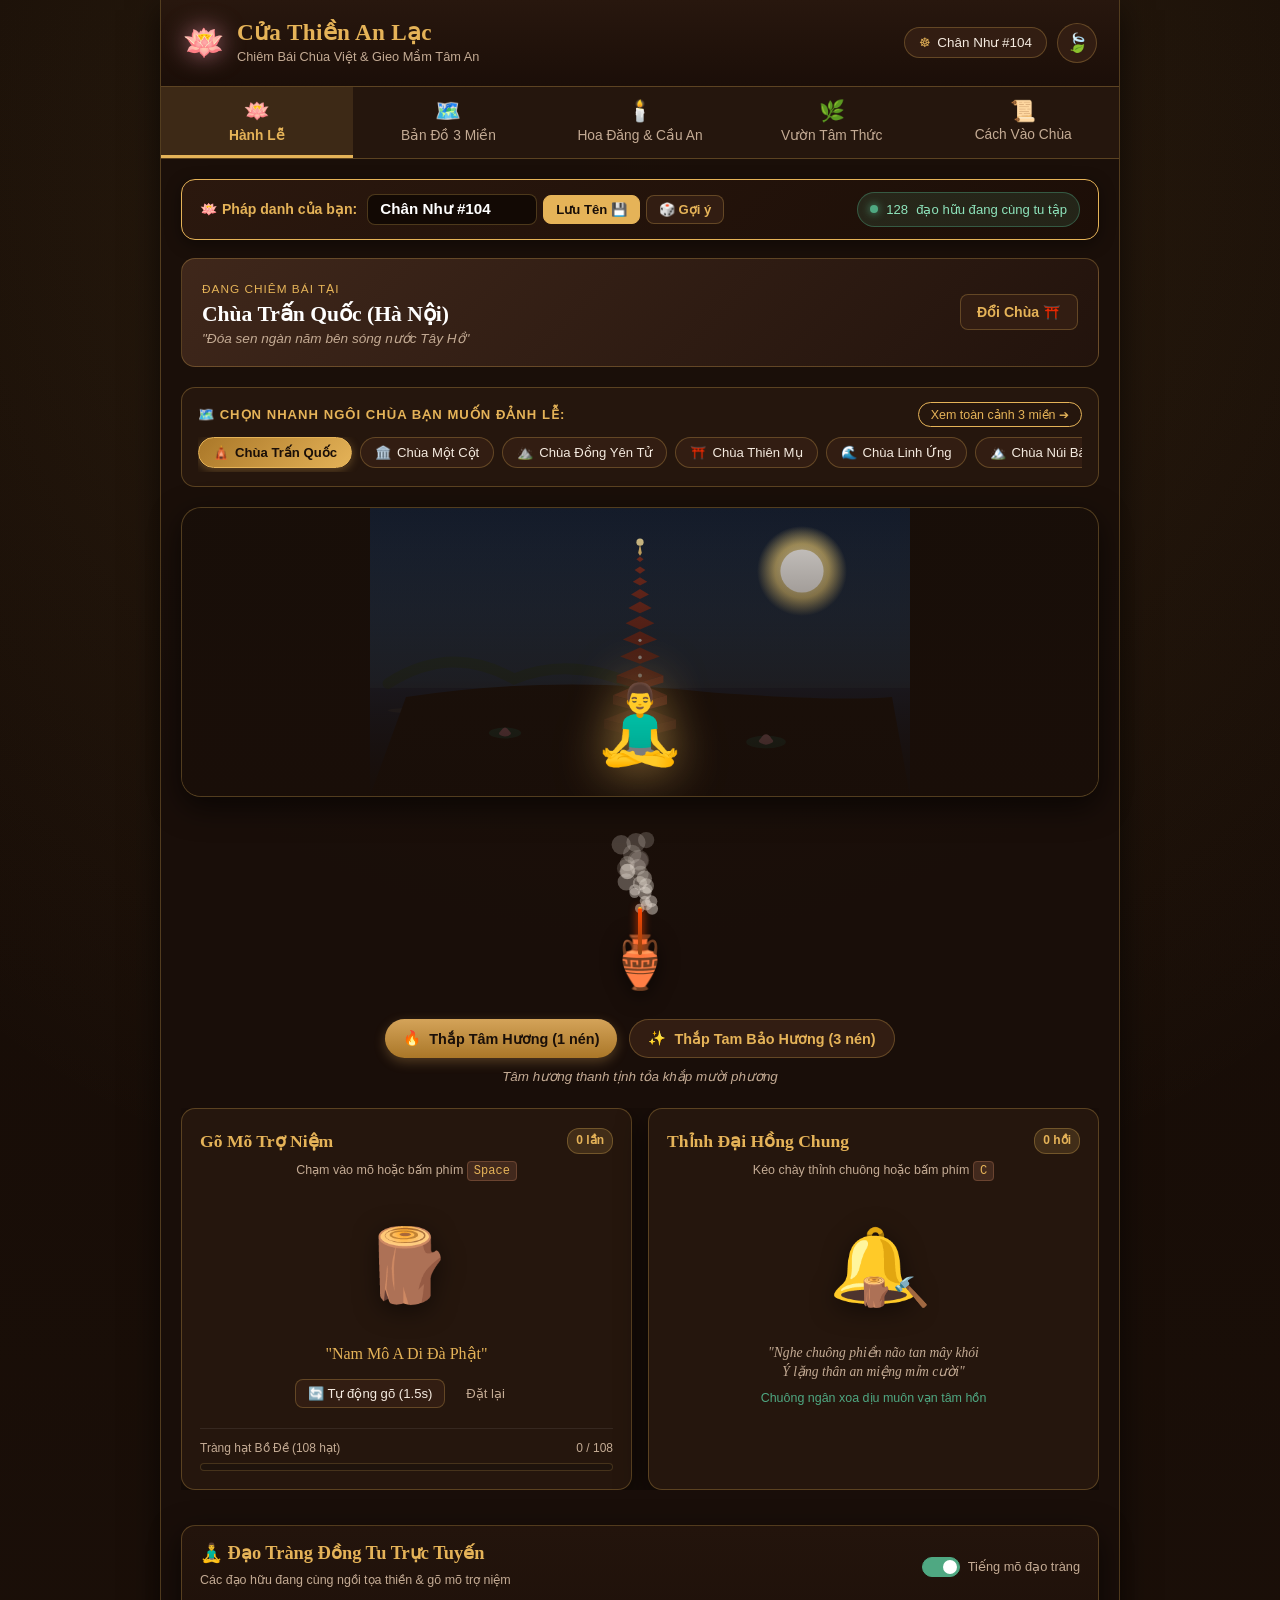
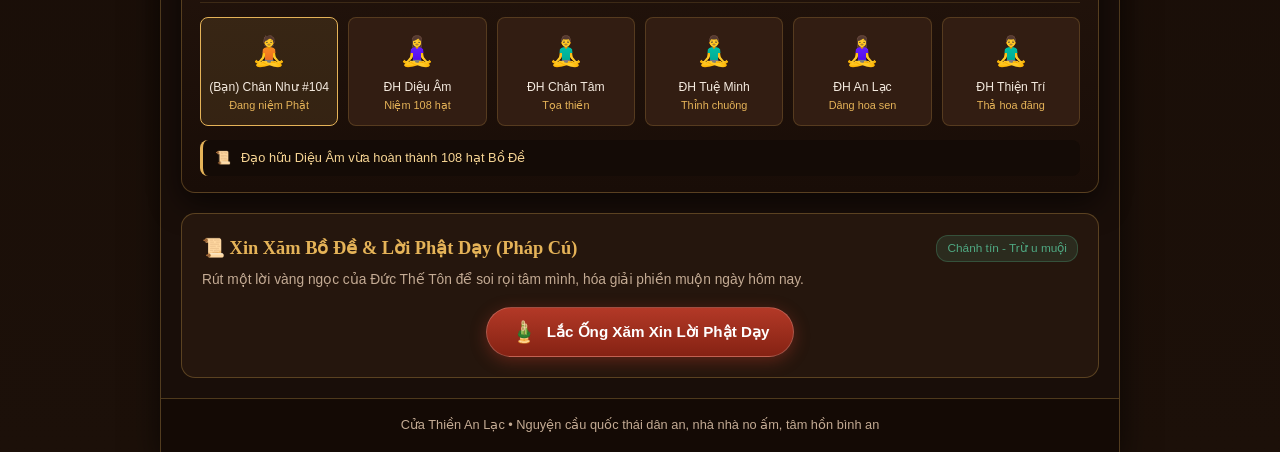
<file: index.html>
<!DOCTYPE html>
<html lang="vi">
<head>
  <meta charset="UTF-8">
  <meta name="viewport" content="width=device-width, initial-scale=1.0, maximum-scale=1.0, user-scalable=no">
  <title>Cửa Thiền An Lạc - Đi Chùa & Tĩnh Tâm Online</title>
  <meta name="description" content="Không gian chiêm bái chùa Việt, gõ mõ tụng kinh, thỉnh chuông, thắp nhang và nuôi dưỡng tâm an. Hoàn toàn bảo mật, ẩn danh.">
  
  <!-- BẢO MẬT TUYỆT ĐỐI (ZERO-PII & CSP METAS) -->
  <meta http-equiv="Content-Security-Policy" content="default-src 'self' 'unsafe-inline' data:; connect-src 'self'; font-src 'self' https://fonts.gstatic.com data:; style-src 'self' 'unsafe-inline' https://fonts.googleapis.com; img-src 'self' data:; media-src 'self' data:; script-src 'self' 'unsafe-inline';">
  <meta name="referrer" content="no-referrer">
  <meta name="format-detection" content="telephone=no">

  <!-- GOOGLE FONTS TIẾNG VIỆT CHUẨN ĐẸP (KHẮC PHỤC TRIỆT ĐỂ LỖI DẤU TIẾNG VIỆT) -->
  <link rel="preconnect" href="https://fonts.googleapis.com">
  <link rel="preconnect" href="https://fonts.gstatic.com" crossorigin>
  <link href="https://fonts.googleapis.com/css2?family=Playfair+Display:ital,wght@0,600;0,700;1,400&family=Plus+Jakarta+Sans:wght@400;500;600;700&display=swap" rel="stylesheet">

  <link rel="stylesheet" href="style.css">
  <link rel="icon" href="data:image/svg+xml,<svg xmlns=%22http://www.w3.org/2000/svg%22 viewBox=%220 0 100 100%22><text y=%22.9em%22 font-size=%2290%22>🪷</text></svg>">
  <link rel="manifest" href="manifest.json">
  <meta name="theme-color" content="#180e08">
</head>
<body>
  <div id="app" class="app-container">
    <!-- Header Thanh Tịnh -->
    <header class="main-header">
      <div class="header-left">
        <div class="logo-lotus">🪷</div>
        <div class="site-title">
          <h1>Cửa Thiền An Lạc</h1>
          <span class="subtitle">Chiêm Bái Chùa Việt & Gieo Mầm Tâm An</span>
        </div>
      </div>
      
      <div class="header-right">
        <!-- Pháp danh ẩn danh (Zero-PII & Tự đặt tên) -->
        <button id="btn-profile" class="badge-profile" title="Hồ sơ & Đổi Pháp Danh">
          <span class="dharma-icon">☸</span>
          <span id="user-dharma-name">An Nhiên</span>
        </button>
        <!-- Nút bật âm thanh môi trường chùa -->
        <button id="btn-ambient" class="btn-icon" title="Bật/Tắt tiếng chuông gió & suối reo">
          <span id="ambient-icon">🍃</span>
        </button>
      </div>
    </header>

    <!-- Thanh Điều Hướng Tab Chính -->
    <nav class="main-nav">
      <button class="nav-tab active" data-tab="le-bai">
        <span class="tab-icon">🪷</span>
        <span class="tab-text">Hành Lễ</span>
      </button>
      <button class="nav-tab" data-tab="danh-lam">
        <span class="tab-icon">🗺️</span>
        <span class="tab-text">Bản Đồ 3 Miền</span>
      </button>
      <button class="nav-tab" data-tab="nguyen-uoc">
        <span class="tab-icon">🕯️</span>
        <span class="tab-text">Hoa Đăng & Cầu An</span>
      </button>
      <button class="nav-tab" data-tab="vuon-sen">
        <span class="tab-icon">🌿</span>
        <span class="tab-text">Vườn Tâm Thức</span>
      </button>
      <button class="nav-tab" data-tab="cam-nang">
        <span class="tab-icon">📜</span>
        <span class="tab-text">Cách Vào Chùa</span>
      </button>
    </nav>

    <!-- NỘI DUNG CHÍNH (MAIN CONTENT) -->
    <main class="content-area">

      <!-- ================= TAB 1: PHÒNG HÀNH LỄ TĨNH TÂM ================= -->
      <section id="tab-le-bai" class="tab-content active">
        <!-- Thanh Chào & Tự Đặt Pháp Danh Trực Tiếp (Hiện ngay không cần mở modal) -->
        <div class="user-welcome-bar">
          <div class="welcome-text">
            <span class="welcome-label">🪷 Pháp danh của bạn:</span>
            <div class="name-edit-inline">
              <input type="text" id="inline-user-name" maxlength="20" placeholder="Nhập tên / pháp danh...">
              <button id="btn-save-inline-name" class="btn-save-inline" title="Lưu pháp danh">Lưu Tên 💾</button>
              <button id="btn-dice-name" class="btn-dice-name" title="Gợi ý pháp danh">🎲 Gợi ý</button>
            </div>
          </div>
          <div class="live-sangha-badge">
            <span class="pulse-dot"></span>
            <span id="live-online-count">128</span> đạo hữu đang cùng tu tập
          </div>
        </div>

        <!-- Chùa hiện tại đang chiêm bái -->
        <div class="current-temple-banner" id="current-temple-card">
          <div class="temple-mini-info">
            <span class="temple-tag">Đang chiêm bái tại</span>
            <h2 id="active-temple-name">Chùa Trấn Quốc (Hà Nội)</h2>
            <p id="active-temple-quote">"Đóa sen ngàn năm bên sóng nước Tây Hồ"</p>
          </div>
          <button id="btn-quick-change-temple" class="btn-change-temple">Đổi Chùa ⛩️</button>
        </div>

        <!-- Dải chọn nhanh chùa 3 miền 1-chạm (Quick Chips) -->
        <div class="quick-temple-bar">
          <div class="quick-bar-title">
            <span>🗺️ Chọn nhanh ngôi chùa bạn muốn đảnh lễ:</span>
            <button id="btn-open-map-tab" class="btn-open-map-tab">Xem toàn cảnh 3 miền ➔</button>
          </div>
          <div class="temple-quick-chips" id="temple-quick-chips">
            <!-- Nạp động từ app.js: 7 nút bấm chuyển chùa tức thì -->
          </div>
        </div>

        <!-- Bàn Thờ Tam Bảo Ảo (Tích hợp Đồ họa 2.5D Isometric của ngôi chùa đã chọn) -->
        <div class="altar-container">
          <div class="altar-backdrop">
            <!-- Tranh nghệ thuật 2.5D Isometric của ngôi chùa đang chọn -->
            <div class="temple-scenic-art" id="temple-scenic-backdrop"></div>
            <!-- Lớp phủ ánh sáng trầm ấm -->
            <div class="altar-overlay-gradient"></div>
            
            <div class="altar-foreground">
              <div class="buddha-statue" id="buddha-icon">🧘‍♂️</div>
            </div>
          </div>

          <!-- Lư Hương và Nhang cúng -->
          <div class="incense-area">
            <canvas id="smoke-canvas" width="300" height="150"></canvas>
            <div class="incense-burner">
              <div class="burner-bowl">🏺</div>
              <div class="incense-sticks" id="incense-sticks"></div>
            </div>
            <div class="incense-controls">
              <button id="btn-light-incense" class="btn-ritual">
                <span>🔥</span> Thắp Tâm Hương (1 nén)
              </button>
              <button id="btn-light-3-incense" class="btn-ritual secondary">
                <span>✨</span> Thắp Tam Bảo Hương (3 nén)
              </button>
            </div>
            <div id="incense-timer" class="incense-status-text">Tâm hương thanh tịnh tỏa khắp mười phương</div>
          </div>

          <!-- Bộ Pháp Khí: Mõ Gỗ & Chuông Đồng -->
          <div class="rituals-grid">
            <!-- Khu vực Gõ Mõ -->
            <div class="ritual-card mo-card">
              <div class="ritual-header">
                <h3>Gõ Mõ Trợ Niệm</h3>
                <span class="badge-count" id="mo-count-badge">0 lần</span>
              </div>
              <p class="ritual-hint">Chạm vào mõ hoặc bấm phím <kbd>Space</kbd></p>
              
              <div class="mo-touch-area" id="mo-button">
                <div class="mo-shape">🪵</div>
                <div class="sound-wave" id="mo-wave"></div>
              </div>

              <div class="chant-display" id="chant-text">
                "Nam Mô A Di Đà Phật"
              </div>

              <div class="mo-actions">
                <button id="btn-auto-mo" class="btn-sub">🔄 Tự động gõ (1.5s)</button>
                <button id="btn-reset-mo" class="btn-sub text-only">Đặt lại</button>
              </div>

              <!-- Chuỗi hạt 108 Bồ Đề -->
              <div class="mala-beads-container">
                <div class="mala-label">
                  <span>Tràng hạt Bồ Đề (108 hạt)</span>
                  <span id="mala-progress-text">0 / 108</span>
                </div>
                <div class="mala-bar">
                  <div class="mala-fill" id="mala-fill" style="width: 0%"></div>
                </div>
              </div>
            </div>

            <!-- Khu vực Thỉnh Đại Hồng Chung -->
            <div class="ritual-card bell-card">
              <div class="ritual-header">
                <h3>Thỉnh Đại Hồng Chung</h3>
                <span class="badge-count" id="bell-count-badge">0 hồi</span>
              </div>
              <p class="ritual-hint">Kéo chày thỉnh chuông hoặc bấm phím <kbd>C</kbd></p>
              
              <div class="bell-touch-area" id="bell-button">
                <div class="bell-shape">🔔</div>
                <div class="bell-mallet">🪵🔨</div>
                <div class="sound-wave bell-wave" id="bell-wave"></div>
              </div>

              <div class="verse-quote" id="bell-verse">
                "Nghe chuông phiền não tan mây khói<br>Ý lặng thân an miệng mỉm cười"
              </div>

              <div class="bell-timer-status" id="bell-status">
                Chuông ngân xoa dịu muôn vạn tâm hồn
              </div>
            </div>
          </div>

          <!-- Đạo Tràng Đồng Tu (Mọi người cùng ngồi thiền và gõ mõ trợ niệm) -->
          <div class="sangha-hall-card">
            <div class="sangha-header">
              <div class="sangha-title">
                <h3>🧘‍♂️ Đạo Tràng Đồng Tu Trực Tuyến</h3>
                <span class="sangha-subtitle">Các đạo hữu đang cùng ngồi tọa thiền & gõ mõ trợ niệm</span>
              </div>
              <div class="sangha-sound-toggle">
                <label class="toggle-switch">
                  <input type="checkbox" id="toggle-sangha-sound" checked>
                  <span class="slider"></span>
                </label>
                <span class="toggle-label">Tiếng mõ đạo tràng</span>
              </div>
            </div>

            <!-- Vòng tròn các đồng tu đang ngồi niệm Phật -->
            <div class="sangha-avatars-row" id="sangha-avatars-container">
              <!-- Nạp động từ app.js: Các đạo hữu ngồi thiền kèm hào quang phát sáng -->
            </div>

            <!-- Dòng hoạt động công đức trực tiếp (Live Feed) -->
            <div class="sangha-live-feed">
              <div class="feed-icon">📜</div>
              <div class="feed-ticker" id="sangha-feed-ticker">
                <span class="feed-item">Đạo hữu Diệu Âm vừa hoàn thành 108 hạt Bồ Đề</span>
              </div>
            </div>
          </div>

          <!-- Khu Rút Quẻ Lời Phật Dạy (Kinh Pháp Cú) -->
          <div class="dhammapada-card">
            <div class="card-title-row">
              <h3>📜 Xin Xăm Bồ Đề & Lời Phật Dạy (Pháp Cú)</h3>
              <span class="tag-mindful">Chánh tín - Trừ u muội</span>
            </div>
            <p class="sub-desc">Rút một lời vàng ngọc của Đức Thế Tôn để soi rọi tâm mình, hóa giải phiền muộn ngày hôm nay.</p>
            
            <div class="draw-card-box">
              <button id="btn-draw-card" class="btn-draw">
                <span class="shake-icon">🎍</span> Lắc Ống Xăm Xin Lời Phật Dạy
              </button>
            </div>

            <!-- Khung hiển thị quẻ đã rút -->
            <div id="card-result-box" class="card-result hidden">
              <div class="card-number" id="card-num">Kệ Pháp Cú Số 1</div>
              <div class="card-verse" id="card-verse">"Ý dẫn đầu các pháp..."</div>
              <div class="card-meaning" id="card-meaning">Lời giảng giải...</div>
              <div class="card-advice" id="card-advice">💡 Lời khuyên tu tập hôm nay...</div>
            </div>
          </div>
        </div>
      </section>

      <!-- ================= TAB 2: BẢN ĐỒ 3 MIỀN (CHỌN CHÙA & ĐỒ HỌA 2.5D) ================= -->
      <section id="tab-danh-lam" class="tab-content">
        <div class="section-intro">
          <h2>Hành Hương Danh Lam Cổ Tự 3 Miền Việt Nam</h2>
          <p>Mỗi ngôi chùa được tái hiện bằng phong cách đồ họa 2.5D Isometric thanh tịnh. Hãy chọn ngôi chùa bạn muốn hướng tâm đảnh lễ:</p>
        </div>

        <!-- Bộ lọc Vùng Miền: Tất Cả | Bắc | Trung | Nam -->
        <div class="map-region-filter">
          <button class="filter-btn active" data-region="all">Tất Cả 3 Miền (7 Chùa)</button>
          <button class="filter-btn" data-region="bac">Miền Bắc (3 Chùa)</button>
          <button class="filter-btn" data-region="trung">Miền Trung (2 Chùa)</button>
          <button class="filter-btn" data-region="nam">Miền Nam (2 Chùa)</button>
        </div>

        <!-- Danh sách chùa hiển thị đồ họa 2.5D -->
        <div class="temples-catalog" id="temple-list">
          <!-- Được render động từ app.js -->
        </div>
      </section>

      <!-- ================= TAB 3: HOA ĐĂNG & BẢNG NGUYỆN ƯỚC ================= -->
      <section id="tab-nguyen-uoc" class="tab-content">
        <div class="section-intro">
          <h2>Thả Hoa Đăng & Cây Nguyện Ước An Lạc</h2>
          <p>Gửi gắm ước nguyện bình an, hồi hướng công đức cho cha mẹ, người thân và chúng sinh. Hoàn toàn ẩn danh, bảo mật.</p>
        </div>

        <!-- Khung gửi nguyện ước -->
        <div class="wish-input-card">
          <h3>Gửi Lời Nguyện Cầu Vào Dòng Nước</h3>
          <p class="privacy-note">🔒 <strong>Bảo mật Zero-PII:</strong> Tuyệt đối không nhập số điện thoại, địa chỉ, hoặc họ tên thật để bảo vệ quyền riêng tư.</p>
          <div class="wish-form">
            <textarea id="wish-textarea" placeholder="Viết lời chúc lành, nguyện cầu bình an cho gia đình, người thân yêu hoặc cầu cho tâm trí an yên..." maxlength="150"></textarea>
            <div class="wish-form-footer">
              <span id="wish-char-count">0/150</span>
              <button id="btn-send-wish" class="btn-send-wish">
                <span>🪷</span> Thả Hoa Đăng
              </button>
            </div>
          </div>
          <div id="wish-error" class="error-msg hidden"></div>
        </div>

        <!-- Dòng sông Hoa Đăng Ảo -->
        <div class="river-container">
          <div class="river-header">
            <span>Dòng Hương Giang Hoa Đăng Đang Trôi</span>
            <span class="live-count">✨ Lời nguyện thanh tịnh</span>
          </div>
          <div class="river-water" id="river-surface"></div>
        </div>
      </section>

      <!-- ================= TAB 4: VƯỜN SEN TÂM THỨC ================= -->
      <section id="tab-vuon-sen" class="tab-content">
        <div class="section-intro">
          <h2>Hồ Sen Tâm Thức & Thói Quen An Lạc</h2>
          <p>Chăm sóc đóa sen trong lòng bạn mỗi ngày bằng những phút giây tĩnh lặng và hành động hướng thiện.</p>
        </div>

        <div class="lotus-pond-card">
          <div class="lotus-pond-graphic">
            <div class="pond-lotus" id="pond-lotus">🪷</div>
          </div>

          <div class="pond-status">
            <h3 id="lotus-stage-title">Đóa Sen Chớm Nở</h3>
            <p id="lotus-stage-desc">Bạn đã gieo mầm bình an. Hãy tiếp tục duy trì tâm niệm thiện lành mỗi ngày.</p>
            
            <div class="mindful-stats">
              <div class="stat-box">
                <span class="stat-number" id="stat-days">1</span>
                <span class="stat-label">Ngày an lạc liên tiếp</span>
              </div>
              <div class="stat-box">
                <span class="stat-number" id="stat-chants">0</span>
                <span class="stat-label">Lần gõ mõ trợ niệm</span>
              </div>
              <div class="stat-box">
                <span class="stat-number" id="stat-bells">0</span>
                <span class="stat-label">Hồi chuông thỉnh</span>
              </div>
            </div>
          </div>

          <!-- Thử thách chánh niệm hôm nay -->
          <div class="daily-checkin-box">
            <h4>Hạt Mầm Hướng Thiện Hôm Nay:</h4>
            <div class="quest-list">
              <label class="quest-item">
                <input type="checkbox" id="quest-1">
                <span>Ngồi yên lặng, thở sâu trong 3 phút</span>
              </label>
              <label class="quest-item">
                <input type="checkbox" id="quest-2">
                <span>Nói một lời dịu dàng, khích lệ người xung quanh</span>
              </label>
              <label class="quest-item">
                <input type="checkbox" id="quest-3">
                <span>Ăn một bữa cơm chay hoặc không phung phí thức ăn</span>
              </label>
            </div>
            <button id="btn-save-quests" class="btn-quest-save">Tưới Nước Cho Vườn Sen 💧</button>
          </div>
        </div>
      </section>

      <!-- ================= TAB 5: CẨM NANG VĂN HÓA VÀO CHÙA ================= -->
      <section id="tab-cam-nang" class="tab-content">
        <div class="section-intro">
          <h2>Cẩm Nang & Nghi Lễ Vào Chùa Chuẩn Văn Hóa Việt</h2>
          <p>Đi chùa không chỉ để cầu xin, mà là để trở về nơi thanh tịnh, sửa mình và nuôi dưỡng tâm lành.</p>
        </div>

        <div class="guide-accordion">
          <!-- Mục 1: Cửa Tam Quan -->
          <article class="guide-card highlight-border">
            <div class="guide-badge">Quy tắc số 1</div>
            <h3>1. Bước qua Cửa Tam Quan: Vào cửa nào, ra cửa nào?</h3>
            <p>Cửa Tam Quan tượng trưng cho ba cách nhìn của Phật giáo: <em>Không quan</em>, <em>Giả quan</em> và <em>Trung quan</em>.</p>
            <div class="guide-illustration">
              <div class="door-box left">
                <span class="door-name">Cửa Tả (Bên Trái)</span>
                <span class="door-role">CỬA KHÔNG (Lối Ra)</span>
                <p>Bước ra mang theo sự buông bỏ phiền não.</p>
              </div>
              <div class="door-box center disabled">
                <span class="door-name">Cửa Trung (Ở Giữa)</span>
                <span class="door-role">CỬA TRUNG QUAN</span>
                <p>Chỉ mở đón bậc Cao tăng, Nguyên thủ hoặc đại lễ.</p>
              </div>
              <div class="door-box right active">
                <span class="door-name">Cửa Hữu (Bên Phải)</span>
                <span class="door-role">CỬA GIẢ (Lối Vào)</span>
                <p>Lối đi vào chùa theo nguyên tắc cát tường "Nhập Hữu".</p>
              </div>
            </div>
            <div class="caution-note">
              <strong>⚠️ Chú ý bậu cửa (ngạch cửa):</strong> Luôn <strong>bước chân qua</strong> bậu cửa, tuyệt đối <strong>không giẫm chân lên bậu cửa</strong>. Giẫm lên bậu cửa là thất kính với chốn linh thiêng.
            </div>
          </article>

          <!-- Mục 2: Thứ tự dâng hương hành lễ -->
          <article class="guide-card">
            <div class="guide-badge">Quy tắc số 2</div>
            <h3>2. Thứ tự hành lễ chuẩn mực trong chùa</h3>
            <ol class="ritual-order-list">
              <li>
                <strong>Bước 1 - Lễ Ban Đức Ông (Đức Già Lam Thần Chúa):</strong>
                <p>Đức Ông là vị chúa tể giữ gìn và giám sát cảnh chùa. Người đi chùa lễ ban Đức Ông trước tiên để trình diện, xin phép thần linh cho vào đảnh lễ Tam Bảo.</p>
              </li>
              <li>
                <strong>Bước 2 - Lễ Ban Tam Bảo (Chính Điện):</strong>
                <p>Là trung tâm của chùa, thờ Phật Thích Ca, chư Phật mười phương và Bồ Tát. Đây là nơi đảnh lễ quan trọng nhất để sám hối tội lỗi và cầu an lành, trí tuệ.</p>
              </li>
              <li>
                <strong>Bước 3 - Lễ Nhà Hậu / Nhà Tổ:</strong>
                <p>Thờ các vị Sư Tổ đã khai sáng hoặc có công trụ trì, hoằng hóa đạo pháp tại chùa qua các thế hệ.</p>
              </li>
              <li>
                <strong>Bước 4 - Lễ Ban Mẫu / Đền Tứ Phủ (nếu có):</strong>
                <p>Nhiều ngôi chùa miền Bắc theo cấu trúc tín ngưỡng độc đáo <em>"Tiền Phật Hậu Mẫu"</em>. Sau khi lễ Phật xong, người hành hương mới sang lễ Thánh Mẫu.</p>
              </li>
            </ol>
          </article>

          <!-- Mục 3: Trang phục và Lễ vật -->
          <article class="guide-card">
            <div class="guide-badge">Quy tắc số 3</div>
            <h3>3. Chuẩn bị Trang Phục & Lễ Vật dâng cúng</h3>
            <div class="guide-two-cols">
              <div class="col-box">
                <h4>👗 Trang phục trang nghiêm:</h4>
                <ul>
                  <li>Mặc quần áo kín đáo, lịch sự, tay dài hoặc cổ cao.</li>
                  <li>Màu sắc nhã nhặn (ưu tiên đồ lam, áo nâu, hoặc áo dài truyền thống).</li>
                  <li>Không mặc váy ngắn trên đầu gối, áo sát nách, quần đùi hay áo quá mỏng.</li>
                  <li>Bỏ mũ nón, giày dép ở ngoài trước khi bước vào chính điện.</li>
                </ul>
              </div>
              <div class="col-box">
                <h4>🍎 Lễ vật tinh khiết:</h4>
                <ul>
                  <li><strong>Chỉ dâng đồ chay:</strong> Hoa tươi (hoa sen, cúc, huệ), quả ngọt, xôi chè, nước sạch, hương thơm.</li>
                  <li><strong>Tuyệt đối không mang đồ mặn</strong> (thịt, cá...) vào chính điện Tam Bảo.</li>
                  <li><strong>Không đốt vàng mã trong chùa:</strong> Phật giáo không chủ trương đốt vàng mã; hãy đem tiền vàng mã chuyển thành tiền phóng sinh hoặc làm việc thiện.</li>
                </ul>
              </div>
            </div>
          </article>

          <!-- Mục 4: Thắp hương và Công đức -->
          <article class="guide-card">
            <div class="guide-badge">Quy tắc số 4</div>
            <h3>4. Phép thắp hương & Đặt tiền giọt dầu (Công đức)</h3>
            <ul class="tips-checklist">
              <li>
                <strong>Thắp 1 nén hương là đủ:</strong> Một nén gọi là "Tâm hương" (tấm lòng chí thành). Thắp hương tại đỉnh hương/lư hương lớn ngoài sân; không mang hương còn đỏ lửa vào bên trong chính điện để bảo vệ tượng gỗ và phòng hỏa hoạn.
              </li>
              <li>
                <strong>Không rải tiền lẻ:</strong> Tiền giọt dầu hoặc tiền công đức hãy bỏ thẳng vào <em>Hòm công đức</em> hoặc ghi phiếu tại bàn Thư ký của chùa. Tuyệt đối không giắt tiền vào tay tượng Phật, ném tiền xuống giếng hay rải bừa bãi lên bàn thờ.
              </li>
              <li>
                <strong>Xưng hô & Chào hỏi:</strong> Khi gặp quý Thầy (chư Tăng, Ni), chắp hai tay trước ngực theo dáng búp sen và cúi đầu niệm: <em>"A Di Đà Phật, con kính chào Thầy"</em>.
              </li>
            </ul>
          </article>
        </div>
      </section>

    </main>

    <!-- Modal Hồ sơ Ẩn danh & Tự đặt tên -->
    <div id="modal-privacy" class="modal-overlay hidden">
      <div class="modal-card">
        <div class="modal-header">
          <h3>🔒 Danh Tính & Pháp Danh Tu Tập</h3>
          <button id="btn-close-modal" class="btn-close">&times;</button>
        </div>
        <div class="modal-body">
          <p class="privacy-highlight">
            Hệ thống <strong>hoàn toàn không thu thập</strong> số điện thoại, email, hay thông tin cá nhân của bạn.
          </p>

          <div class="dharma-box">
            <label class="label" for="input-custom-name">Pháp danh / Tên hiển thị bạn muốn đặt:</label>
            <div class="dharma-input-row">
              <input type="text" id="input-custom-name" maxlength="25" placeholder="Nhập tên hoặc pháp danh (VD: An Nhiên, Tâm Minh...)">
              <button id="btn-save-custom-name" class="btn-sub">Lưu Tên</button>
            </div>
            <span class="name-hint">💡 Bạn có thể tự đặt pháp danh tùy thích hoặc bấm nút ngẫu nhiên bên dưới.</span>
            <div id="name-error" class="error-msg hidden"></div>
          </div>
          
          <div class="passphrase-box">
            <span class="label">Mã khôi phục bí mật (6 chữ) để đồng bộ sang máy khác:</span>
            <div class="passcode-code" id="modal-passcode">sen-tam-an-tue-tri-lac</div>
            <button id="btn-copy-code" class="btn-sub">📋 Sao chép mã</button>
          </div>

          <div class="modal-actions">
            <button id="btn-regen-name" class="btn-secondary">Đổi Pháp Danh Ngẫu Nhiên</button>
          </div>
        </div>
      </div>
    </div>

    <!-- Modal Chọn Chùa -->
    <div id="modal-temples" class="modal-overlay hidden">
      <div class="modal-card temple-modal">
        <div class="modal-header">
          <h3>⛩️ Chọn Ngôi Chùa Để Chiêm Bái</h3>
          <button id="btn-close-temples" class="btn-close">&times;</button>
        </div>
        <div class="modal-body">
          <div class="temple-picker-grid" id="temple-picker-container"></div>
        </div>
      </div>
    </div>

    <!-- Footer -->
    <footer class="main-footer">
      <p>Cửa Thiền An Lạc • Nguyện cầu quốc thái dân an, nhà nhà no ấm, tâm hồn bình an</p>
    </footer>
  </div>

  <script src="app.js"></script>
</body>
</html>
</file>
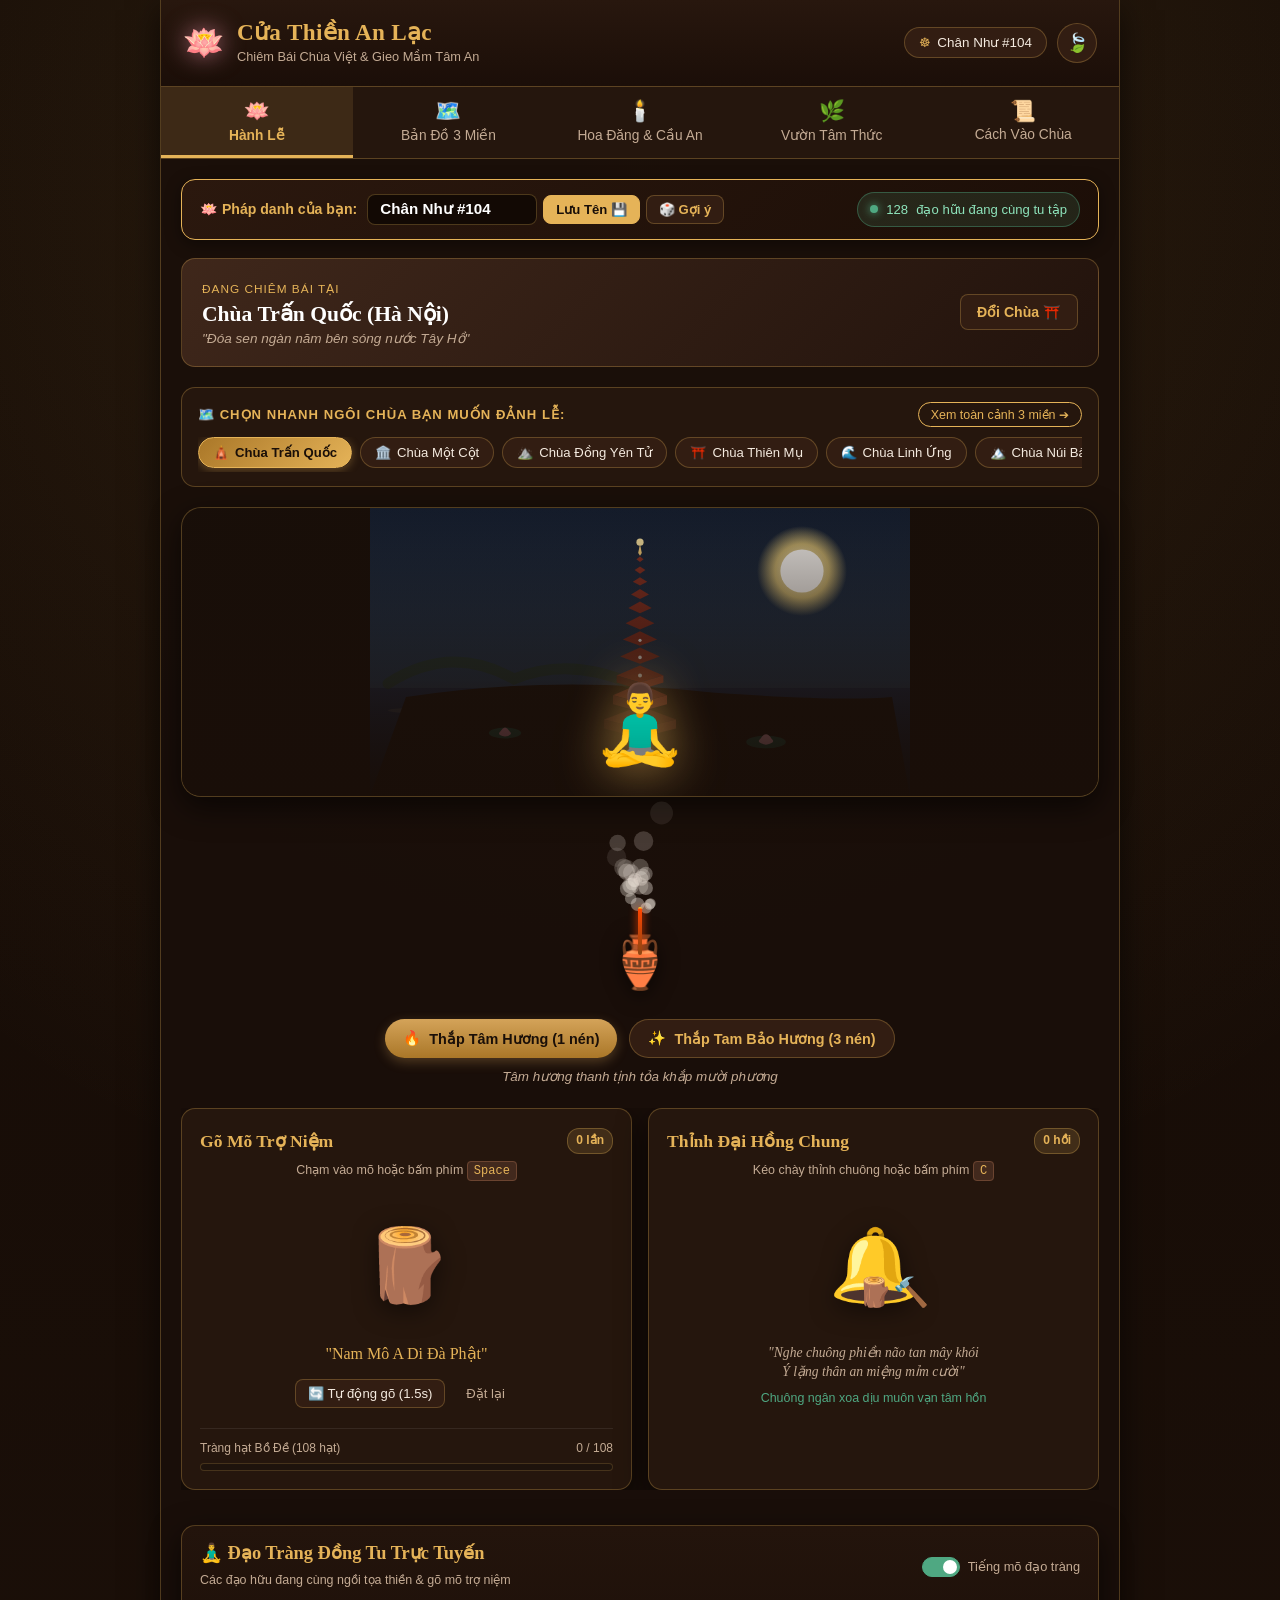
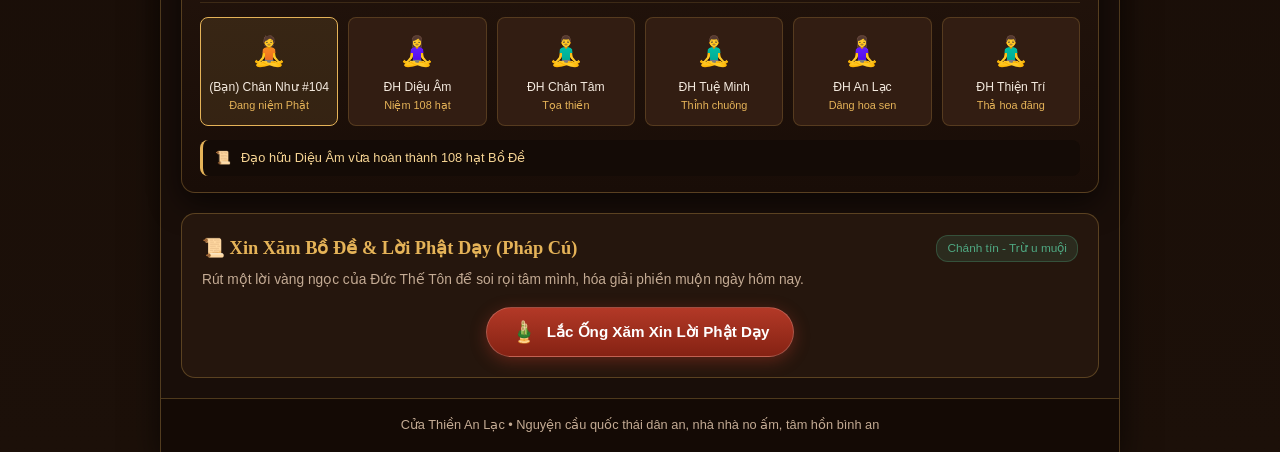
<file: chua-online-single.html>
<!DOCTYPE html>
<html lang="vi">
<head>
  <meta charset="UTF-8">
  <meta name="viewport" content="width=device-width, initial-scale=1.0, maximum-scale=1.0, user-scalable=no">
  <title>Cửa Thiền An Lạc - Đi Chùa & Tĩnh Tâm Online</title>
  <meta name="description" content="Không gian chiêm bái chùa Việt, gõ mõ tụng kinh, thỉnh chuông, thắp nhang và nuôi dưỡng tâm an. Hoàn toàn bảo mật, ẩn danh.">
  
  <meta http-equiv="Content-Security-Policy" content="default-src 'self' 'unsafe-inline' data:; connect-src 'self'; font-src 'self' https://fonts.gstatic.com data:; style-src 'self' 'unsafe-inline' https://fonts.googleapis.com; img-src 'self' data:; media-src 'self' data:; script-src 'self' 'unsafe-inline';">
  <meta name="referrer" content="no-referrer">
  <meta name="format-detection" content="telephone=no">

  <!-- GOOGLE FONTS TIẾNG VIỆT CHUẨN ĐẸP (KHẮC PHỤC TRIỆT ĐỂ LỖI DẤU TIẾNG VIỆT) -->
  <link rel="preconnect" href="https://fonts.googleapis.com">
  <link rel="preconnect" href="https://fonts.gstatic.com" crossorigin>
  <link href="https://fonts.googleapis.com/css2?family=Playfair+Display:ital,wght@0,600;0,700;1,400&family=Plus+Jakarta+Sans:wght@400;500;600;700&display=swap" rel="stylesheet">

  <link rel="icon" href="data:image/svg+xml,<svg xmlns=%22http://www.w3.org/2000/svg%22 viewBox=%220 0 100 100%22><text y=%22.9em%22 font-size=%2290%22>🪷</text></svg>">
  <meta name="theme-color" content="#180e08">
  <link rel="stylesheet" href="style.css">
</head>
<body>
  <div id="app" class="app-container">
    <header class="main-header">
      <div class="header-left">
        <div class="logo-lotus">🪷</div>
        <div class="site-title">
          <h1>Cửa Thiền An Lạc</h1>
          <span class="subtitle">Chiêm Bái Chùa Việt & Gieo Mầm Tâm An</span>
        </div>
      </div>
      
      <div class="header-right">
        <button id="btn-profile" class="badge-profile" title="Hồ sơ & Đổi Pháp Danh">
          <span class="dharma-icon">☸</span>
          <span id="user-dharma-name">An Nhiên</span>
        </button>
        <button id="btn-ambient" class="btn-icon" title="Bật/Tắt tiếng chuông gió & suối reo">
          <span id="ambient-icon">🍃</span>
        </button>
      </div>
    </header>

    <nav class="main-nav">
      <button class="nav-tab active" data-tab="le-bai">
        <span class="tab-icon">🪷</span>
        <span class="tab-text">Hành Lễ</span>
      </button>
      <button class="nav-tab" data-tab="danh-lam">
        <span class="tab-icon">🗺️</span>
        <span class="tab-text">Bản Đồ 3 Miền</span>
      </button>
      <button class="nav-tab" data-tab="nguyen-uoc">
        <span class="tab-icon">🕯️</span>
        <span class="tab-text">Hoa Đăng & Cầu An</span>
      </button>
      <button class="nav-tab" data-tab="vuon-sen">
        <span class="tab-icon">🌿</span>
        <span class="tab-text">Vườn Tâm Thức</span>
      </button>
      <button class="nav-tab" data-tab="cam-nang">
        <span class="tab-icon">📜</span>
        <span class="tab-text">Cách Vào Chùa</span>
      </button>
    </nav>

    <main class="content-area">
      <!-- TAB 1: HÀNH LỄ -->
      <section id="tab-le-bai" class="tab-content active">
        <!-- Thanh Chào & Đặt Tên Nhanh Trực Tiếp -->
        <div class="user-welcome-bar">
          <div class="welcome-text">
            <span class="welcome-label">🪷 Pháp danh của bạn:</span>
            <div class="name-edit-inline">
              <input type="text" id="inline-user-name" maxlength="20" placeholder="Nhập tên / pháp danh...">
              <button id="btn-save-inline-name" class="btn-save-inline" title="Lưu pháp danh">Lưu Tên 💾</button>
              <button id="btn-dice-name" class="btn-dice-name" title="Gợi ý pháp danh">🎲 Gợi ý</button>
            </div>
          </div>
          <div class="live-sangha-badge">
            <span class="pulse-dot"></span>
            <span id="live-online-count">128</span> đạo hữu đang cùng tu tập
          </div>
        </div>

        <div class="current-temple-banner" id="current-temple-card">
          <div class="temple-mini-info">
            <span class="temple-tag">Đang chiêm bái tại</span>
            <h2 id="active-temple-name">Chùa Trấn Quốc (Hà Nội)</h2>
            <p id="active-temple-quote">"Đóa sen ngàn năm bên sóng nước Tây Hồ"</p>
          </div>
          <button id="btn-quick-change-temple" class="btn-change-temple">Đổi Chùa ⛩️</button>
        </div>

        <div class="quick-temple-bar">
          <div class="quick-bar-title">
            <span>🗺️ Chọn nhanh ngôi chùa bạn muốn đảnh lễ:</span>
            <button id="btn-open-map-tab" class="btn-open-map-tab">Xem toàn cảnh 3 miền ➔</button>
          </div>
          <div class="temple-quick-chips" id="temple-quick-chips"></div>
        </div>

        <div class="altar-container">
          <div class="altar-backdrop">
            <div class="temple-scenic-art" id="temple-scenic-backdrop"></div>
            <div class="altar-overlay-gradient"></div>
            <div class="altar-foreground">
              <div class="buddha-statue" id="buddha-icon">🧘‍♂️</div>
            </div>
          </div>

          <div class="incense-area">
            <canvas id="smoke-canvas" width="300" height="150"></canvas>
            <div class="incense-burner">
              <div class="burner-bowl">🏺</div>
              <div class="incense-sticks" id="incense-sticks"></div>
            </div>
            <div class="incense-controls">
              <button id="btn-light-incense" class="btn-ritual">
                <span>🔥</span> Thắp Tâm Hương (1 nén)
              </button>
              <button id="btn-light-3-incense" class="btn-ritual secondary">
                <span>✨</span> Thắp Tam Bảo Hương (3 nén)
              </button>
            </div>
            <div id="incense-timer" class="incense-status-text">Tâm hương thanh tịnh tỏa khắp mười phương</div>
          </div>

          <div class="rituals-grid">
            <div class="ritual-card mo-card">
              <div class="ritual-header">
                <h3>Gõ Mõ Trợ Niệm</h3>
                <span class="badge-count" id="mo-count-badge">0 lần</span>
              </div>
              <p class="ritual-hint">Chạm vào mõ hoặc bấm phím <kbd>Space</kbd></p>
              
              <div class="mo-touch-area" id="mo-button">
                <div class="mo-shape">🪵</div>
                <div class="sound-wave" id="mo-wave"></div>
              </div>

              <div class="chant-display" id="chant-text">
                "Nam Mô A Di Đà Phật"
              </div>

              <div class="mo-actions">
                <button id="btn-auto-mo" class="btn-sub">🔄 Tự động gõ (1.5s)</button>
                <button id="btn-reset-mo" class="btn-sub text-only">Đặt lại</button>
              </div>

              <div class="mala-beads-container">
                <div class="mala-label">
                  <span>Tràng hạt Bồ Đề (108 hạt)</span>
                  <span id="mala-progress-text">0 / 108</span>
                </div>
                <div class="mala-bar">
                  <div class="mala-fill" id="mala-fill" style="width: 0%"></div>
                </div>
              </div>
            </div>

            <div class="ritual-card bell-card">
              <div class="ritual-header">
                <h3>Thỉnh Đại Hồng Chung</h3>
                <span class="badge-count" id="bell-count-badge">0 hồi</span>
              </div>
              <p class="ritual-hint">Kéo chày thỉnh chuông hoặc bấm phím <kbd>C</kbd></p>
              
              <div class="bell-touch-area" id="bell-button">
                <div class="bell-shape">🔔</div>
                <div class="bell-mallet">🪵🔨</div>
                <div class="sound-wave bell-wave" id="bell-wave"></div>
              </div>

              <div class="verse-quote" id="bell-verse">
                "Nghe chuông phiền não tan mây khói<br>Ý lặng thân an miệng mỉm cười"
              </div>

              <div class="bell-timer-status" id="bell-status">
                Chuông ngân xoa dịu muôn vạn tâm hồn
              </div>
            </div>
          </div>

          <!-- ĐẠO TRÀNG ĐỒNG TU (MỌI NGƯỜI CÙNG GÕ MÕ) -->
          <div class="sangha-hall-card">
            <div class="sangha-header">
              <div class="sangha-title">
                <h3>🧘‍♂️ Đạo Tràng Đồng Tu Trực Tuyến</h3>
                <span class="sangha-subtitle">Các đạo hữu đang cùng ngồi tọa thiền & gõ mõ trợ niệm</span>
              </div>
              <div class="sangha-sound-toggle">
                <label class="toggle-switch">
                  <input type="checkbox" id="toggle-sangha-sound" checked>
                  <span class="slider"></span>
                </label>
                <span class="toggle-label">Tiếng mõ đạo tràng</span>
              </div>
            </div>

            <div class="sangha-avatars-row" id="sangha-avatars-container"></div>

            <div class="sangha-live-feed">
              <div class="feed-icon">📜</div>
              <div class="feed-ticker" id="sangha-feed-ticker">
                <span class="feed-item">Đạo hữu Diệu Âm vừa hoàn thành 108 hạt Bồ Đề</span>
              </div>
            </div>
          </div>

          <div class="dhammapada-card">
            <div class="card-title-row">
              <h3>📜 Xin Xăm Bồ Đề & Lời Phật Dạy (Pháp Cú)</h3>
              <span class="tag-mindful">Chánh tín - Trừ u muội</span>
            </div>
            <p class="sub-desc">Rút một lời vàng ngọc của Đức Thế Tôn để soi rọi tâm mình, hóa giải phiền muộn ngày hôm nay.</p>
            
            <div class="draw-card-box">
              <button id="btn-draw-card" class="btn-draw">
                <span class="shake-icon">🎍</span> Lắc Ống Xăm Xin Lời Phật Dạy
              </button>
            </div>

            <div id="card-result-box" class="card-result hidden">
              <div class="card-number" id="card-num">Kệ Pháp Cú Số 1</div>
              <div class="card-verse" id="card-verse">"Ý dẫn đầu các pháp..."</div>
              <div class="card-meaning" id="card-meaning">Lời giảng giải...</div>
              <div class="card-advice" id="card-advice">💡 Lời khuyên tu tập hôm nay...</div>
            </div>
          </div>
        </div>
      </section>

      <!-- TAB 2: BẢN ĐỒ 3 MIỀN -->
      <section id="tab-danh-lam" class="tab-content">
        <div class="section-intro">
          <h2>Hành Hương Danh Lam Cổ Tự 3 Miền Việt Nam</h2>
          <p>Mỗi ngôi chùa được tái hiện bằng phong cách đồ họa 2.5D Isometric thanh tịnh. Hãy chọn ngôi chùa bạn muốn hướng tâm đảnh lễ:</p>
        </div>

        <div class="map-region-filter">
          <button class="filter-btn active" data-region="all">Tất Cả 3 Miền (7 Chùa)</button>
          <button class="filter-btn" data-region="bac">Miền Bắc (3 Chùa)</button>
          <button class="filter-btn" data-region="trung">Miền Trung (2 Chùa)</button>
          <button class="filter-btn" data-region="nam">Miền Nam (2 Chùa)</button>
        </div>

        <div class="temples-catalog" id="temple-list"></div>
      </section>

      <!-- TAB 3: HOA ĐĂNG -->
      <section id="tab-nguyen-uoc" class="tab-content">
        <div class="section-intro">
          <h2>Thả Hoa Đăng & Cây Nguyện Ước An Lạc</h2>
          <p>Gửi gắm ước nguyện bình an, hồi hướng công đức cho cha mẹ, người thân và chúng sinh. Hoàn toàn ẩn danh, bảo mật.</p>
        </div>

        <div class="wish-input-card">
          <h3>Gửi Lời Nguyện Cầu Vào Dòng Nước</h3>
          <p class="privacy-note">🔒 <strong>Bảo mật Zero-PII:</strong> Tuyệt đối không nhập số điện thoại, địa chỉ, hoặc họ tên thật để bảo vệ quyền riêng tư.</p>
          <div class="wish-form">
            <textarea id="wish-textarea" placeholder="Viết lời chúc lành, nguyện cầu bình an cho gia đình, người thân yêu hoặc cầu cho tâm trí an yên..." maxlength="150"></textarea>
            <div class="wish-form-footer">
              <span id="wish-char-count">0/150</span>
              <button id="btn-send-wish" class="btn-send-wish">
                <span>🪷</span> Thả Hoa Đăng
              </button>
            </div>
          </div>
          <div id="wish-error" class="error-msg hidden"></div>
        </div>

        <div class="river-container">
          <div class="river-header">
            <span>Dòng Hương Giang Hoa Đăng Đang Trôi</span>
            <span class="live-count">✨ Lời nguyện thanh tịnh</span>
          </div>
          <div class="river-water" id="river-surface"></div>
        </div>
      </section>

      <!-- TAB 4: VƯỜN SEN -->
      <section id="tab-vuon-sen" class="tab-content">
        <div class="section-intro">
          <h2>Hồ Sen Tâm Thức & Thói Quen An Lạc</h2>
          <p>Chăm sóc đóa sen trong lòng bạn mỗi ngày bằng những phút giây tĩnh lặng và hành động hướng thiện.</p>
        </div>

        <div class="lotus-pond-card">
          <div class="lotus-pond-graphic">
            <div class="pond-lotus" id="pond-lotus">🪷</div>
          </div>

          <div class="pond-status">
            <h3 id="lotus-stage-title">Đóa Sen Chớm Nở</h3>
            <p id="lotus-stage-desc">Bạn đã gieo mầm bình an. Hãy tiếp tục duy trì tâm niệm thiện lành mỗi ngày.</p>
            
            <div class="mindful-stats">
              <div class="stat-box">
                <span class="stat-number" id="stat-days">1</span>
                <span class="stat-label">Ngày an lạc liên tiếp</span>
              </div>
              <div class="stat-box">
                <span class="stat-number" id="stat-chants">0</span>
                <span class="stat-label">Lần gõ mõ trợ niệm</span>
              </div>
              <div class="stat-box">
                <span class="stat-number" id="stat-bells">0</span>
                <span class="stat-label">Hồi chuông thỉnh</span>
              </div>
            </div>
          </div>

          <div class="daily-checkin-box">
            <h4>Hạt Mầm Hướng Thiện Hôm Nay:</h4>
            <div class="quest-list">
              <label class="quest-item">
                <input type="checkbox" id="quest-1">
                <span>Ngồi yên lặng, thở sâu trong 3 phút</span>
              </label>
              <label class="quest-item">
                <input type="checkbox" id="quest-2">
                <span>Nói một lời dịu dàng, khích lệ người xung quanh</span>
              </label>
              <label class="quest-item">
                <input type="checkbox" id="quest-3">
                <span>Ăn một bữa cơm chay hoặc không phung phí thức ăn</span>
              </label>
            </div>
            <button id="btn-save-quests" class="btn-quest-save">Tưới Nước Cho Vườn Sen 💧</button>
          </div>
        </div>
      </section>

      <!-- TAB 5: CẨM NANG -->
      <section id="tab-cam-nang" class="tab-content">
        <div class="section-intro">
          <h2>Cẩm Nang & Nghi Lễ Vào Chùa Chuẩn Văn Hóa Việt</h2>
          <p>Đi chùa không chỉ để cầu xin, mà là để trở về nơi thanh tịnh, sửa mình và nuôi dưỡng tâm lành.</p>
        </div>

        <div class="guide-accordion">
          <article class="guide-card highlight-border">
            <div class="guide-badge">Quy tắc số 1</div>
            <h3>1. Bước qua Cửa Tam Quan: Vào cửa nào, ra cửa nào?</h3>
            <p>Cửa Tam Quan tượng trưng cho ba cách nhìn của Phật giáo: <em>Không quan</em>, <em>Giả quan</em> và <em>Trung quan</em>.</p>
            <div class="guide-illustration">
              <div class="door-box left">
                <span class="door-name">Cửa Tả (Bên Trái)</span>
                <span class="door-role">CỬA KHÔNG (Lối Ra)</span>
                <p>Bước ra mang theo sự buông bỏ phiền não.</p>
              </div>
              <div class="door-box center disabled">
                <span class="door-name">Cửa Trung (Ở Giữa)</span>
                <span class="door-role">CỬA TRUNG QUAN</span>
                <p>Chỉ mở đón bậc Cao tăng, Nguyên thủ hoặc đại lễ.</p>
              </div>
              <div class="door-box right active">
                <span class="door-name">Cửa Hữu (Bên Phải)</span>
                <span class="door-role">CỬA GIẢ (Lối Vào)</span>
                <p>Lối đi vào chùa theo nguyên tắc cát tường "Nhập Hữu".</p>
              </div>
            </div>
            <div class="caution-note">
              <strong>⚠️ Chú ý bậu cửa (ngạch cửa):</strong> Luôn <strong>bước chân qua</strong> bậu cửa, tuyệt đối <strong>không giẫm chân lên bậu cửa</strong>.
            </div>
          </article>

          <article class="guide-card">
            <div class="guide-badge">Quy tắc số 2</div>
            <h3>2. Thứ tự hành lễ chuẩn mực trong chùa</h3>
            <ol class="ritual-order-list">
              <li>
                <strong>Bước 1 - Lễ Ban Đức Ông (Đức Già Lam Thần Chúa):</strong>
                <p>Đức Ông là vị chúa tể giữ gìn và giám sát cảnh chùa. Lễ Đức Ông trước tiên để trình diện xin phép.</p>
              </li>
              <li>
                <strong>Bước 2 - Lễ Ban Tam Bảo (Chính Điện):</strong>
                <p>Là trung tâm của chùa thờ Phật và Bồ Tát để sám hối cầu an và phát nguyện trí tuệ.</p>
              </li>
              <li>
                <strong>Bước 3 - Lễ Nhà Hậu / Nhà Tổ:</strong>
                <p>Thờ các vị Sư Tổ khai sơn lập tự, truyền thừa đạo pháp.</p>
              </li>
              <li>
                <strong>Bước 4 - Lễ Ban Mẫu / Đền Tứ Phủ (nếu có):</strong>
                <p>Thờ Thánh Mẫu theo tín ngưỡng "Tiền Phật Hậu Mẫu".</p>
              </li>
            </ol>
          </article>

          <article class="guide-card">
            <div class="guide-badge">Quy tắc số 3</div>
            <h3>3. Chuẩn bị Trang Phục & Lễ Vật dâng cúng</h3>
            <div class="guide-two-cols">
              <div class="col-box">
                <h4>👗 Trang phục trang nghiêm:</h4>
                <ul>
                  <li>Mặc quần áo kín đáo, lịch sự (đồ lam, áo nâu, áo dài).</li>
                  <li>Không mặc váy ngắn trên đầu gối, áo sát nách, quần đùi.</li>
                </ul>
              </div>
              <div class="col-box">
                <h4>🍎 Lễ vật tinh khiết:</h4>
                <ul>
                  <li>Chỉ dâng đồ chay: Hoa tươi, quả ngọt, xôi chè, nước sạch, hương thơm.</li>
                  <li>Tuyệt đối không dâng lễ mặn; không đốt vàng mã trong chùa.</li>
                </ul>
              </div>
            </div>
          </article>

          <article class="guide-card">
            <div class="guide-badge">Quy tắc số 4</div>
            <h3>4. Phép thắp hương & Đặt tiền giọt dầu (Công đức)</h3>
            <ul class="tips-checklist">
              <li>
                <strong>Thắp 1 nén hương là đủ:</strong> Một nén gọi là "Tâm hương". Thắp tại lư hương lớn ngoài sân.
              </li>
              <li>
                <strong>Không rải tiền lẻ:</strong> Bỏ thẳng vào Hòm công đức; không giắt vào tay tượng Phật.
              </li>
              <li>
                <strong>Xưng hô & Chào hỏi:</strong> Chắp tay hình búp sen niệm: <em>"A Di Đà Phật, con kính chào Thầy"</em>.
              </li>
            </ul>
          </article>
        </div>
      </section>
    </main>

    <!-- Modal Hồ sơ & Đặt tên -->
    <div id="modal-privacy" class="modal-overlay hidden">
      <div class="modal-card">
        <div class="modal-header">
          <h3>🔒 Danh Tính & Pháp Danh Tu Tập</h3>
          <button id="btn-close-modal" class="btn-close">&times;</button>
        </div>
        <div class="modal-body">
          <p class="privacy-highlight">
            Hệ thống <strong>hoàn toàn không thu thập</strong> số điện thoại, email, hay thông tin cá nhân của bạn.
          </p>

          <div class="dharma-box">
            <label class="label" for="input-custom-name">Pháp danh / Tên hiển thị bạn muốn đặt:</label>
            <div class="dharma-input-row">
              <input type="text" id="input-custom-name" maxlength="25" placeholder="Nhập tên hoặc pháp danh (VD: An Nhiên, Tâm Minh...)">
              <button id="btn-save-custom-name" class="btn-sub">Lưu Tên</button>
            </div>
            <span class="name-hint">💡 Bạn có thể tự đặt pháp danh tùy thích hoặc bấm nút ngẫu nhiên bên dưới.</span>
            <div id="name-error" class="error-msg hidden"></div>
          </div>
          
          <div class="passphrase-box">
            <span class="label">Mã khôi phục bí mật (6 chữ) để đồng bộ sang máy khác:</span>
            <div class="passcode-code" id="modal-passcode">sen-tam-an-tue-tri-lac</div>
            <button id="btn-copy-code" class="btn-sub">📋 Sao chép mã</button>
          </div>

          <div class="modal-actions">
            <button id="btn-regen-name" class="btn-secondary">Đổi Pháp Danh Ngẫu Nhiên</button>
          </div>
        </div>
      </div>
    </div>

    <!-- Modal Chọn Chùa -->
    <div id="modal-temples" class="modal-overlay hidden">
      <div class="modal-card temple-modal">
        <div class="modal-header">
          <h3>⛩️ Chọn Ngôi Chùa Để Chiêm Bái</h3>
          <button id="btn-close-temples" class="btn-close">&times;</button>
        </div>
        <div class="modal-body">
          <div class="temple-picker-grid" id="temple-picker-container"></div>
        </div>
      </div>
    </div>

    <footer class="main-footer">
      <p>Cửa Thiền An Lạc • Nguyện cầu quốc thái dân an, nhà nhà no ấm, tâm hồn bình an</p>
    </footer>
  </div>

  <script src="app.js"></script>
</body>
</html>
</file>
<file: style.css>
/* ================================================================
   CỬA THIỀN AN LẠC - ĐI CHÙA ONLINE VIỆT NAM (STYLESHEET V3)
   - Khắc phục 100% lỗi phông chữ tiếng Việt (bỏ hoàn toàn Georgia)
   - Hệ thống đồ họa 2.5D Isometric chùa Việt Bắc - Trung - Nam
   - Bản đồ 3 miền tương tác & chuyển đổi chùa mượt mà
   ================================================================ */

:root {
  --bg-primary: #180e08;
  --bg-card: #25160d;
  --bg-surface: #321d12;
  --bg-elevated: #442718;
  --text-main: #f5ebe0;
  --text-muted: #c4ab94;
  --accent-gold: #e5b358;
  --accent-gold-hover: #fcd37c;
  --accent-lotus: #e28da4;
  --accent-jade: #4fa882;
  --accent-vermilion: #b33927;
  --border-color: rgba(229, 179, 88, 0.28);
  --shadow-warm: 0 10px 30px rgba(0, 0, 0, 0.6);

  /* Tuyệt đối KHÔNG dùng Georgia vì bị lỗi tách rời dấu tiếng Việt trên Windows */
  --font-serif: "Playfair Display", "Times New Roman", "Segoe UI", serif;
  --font-sans: "Plus Jakarta Sans", -apple-system, BlinkMacSystemFont, "Segoe UI", Roboto, Arial, sans-serif;
  
  --radius-sm: 8px;
  --radius-md: 14px;
  --radius-lg: 20px;
}

* {
  box-sizing: border-box;
  margin: 0;
  padding: 0;
  -webkit-tap-highlight-color: transparent;
}

body {
  font-family: var(--font-sans);
  background-color: var(--bg-primary);
  color: var(--text-main);
  line-height: 1.6;
  min-height: 100vh;
  display: flex;
  justify-content: center;
  background-image: 
    radial-gradient(circle at 50% 8%, rgba(229, 179, 88, 0.12), transparent 55%),
    linear-gradient(180deg, #130a05 0%, #1c1009 100%);
  text-rendering: optimizeLegibility;
  -webkit-font-smoothing: antialiased;
}

.app-container {
  width: 100%;
  max-width: 960px;
  min-height: 100vh;
  display: flex;
  flex-direction: column;
  background-color: rgba(26, 15, 9, 0.92);
  border-left: 1px solid var(--border-color);
  border-right: 1px solid var(--border-color);
  position: relative;
  box-shadow: var(--shadow-warm);
}

/* ================= HEADER ================= */
.main-header {
  display: flex;
  justify-content: space-between;
  align-items: center;
  padding: 16px 22px;
  background: linear-gradient(180deg, #28170e 0%, #1b0e08 100%);
  border-bottom: 1px solid var(--border-color);
  position: sticky;
  top: 0;
  z-index: 100;
  backdrop-filter: blur(10px);
}

.header-left {
  display: flex;
  align-items: center;
  gap: 12px;
}

.logo-lotus {
  font-size: 2.1rem;
  filter: drop-shadow(0 0 12px rgba(226, 141, 164, 0.7));
  animation: floatLotus 4s ease-in-out infinite;
  will-change: transform;
}

@keyframes floatLotus {
  0%, 100% { transform: translate3d(0, 0, 0); }
  50% { transform: translate3d(0, -3px, 0); }
}

.site-title h1 {
  font-family: var(--font-serif);
  font-size: 1.45rem;
  font-weight: 700;
  color: var(--accent-gold);
  letter-spacing: 0.3px;
  line-height: 1.25;
}

.site-title .subtitle {
  font-size: 0.8rem;
  color: var(--text-muted);
  display: block;
}

.header-right {
  display: flex;
  align-items: center;
  gap: 10px;
}

.badge-profile {
  display: flex;
  align-items: center;
  gap: 6px;
  background: var(--bg-surface);
  border: 1px solid var(--border-color);
  padding: 7px 14px;
  border-radius: 20px;
  color: var(--text-main);
  font-size: 0.84rem;
  cursor: pointer;
  transition: all 0.2s;
  user-select: none;
}

.badge-profile:hover {
  background: var(--bg-elevated);
  border-color: var(--accent-gold);
}

.dharma-icon {
  color: var(--accent-gold);
}

.btn-icon {
  background: var(--bg-surface);
  border: 1px solid var(--border-color);
  width: 40px;
  height: 40px;
  border-radius: 50%;
  display: flex;
  align-items: center;
  justify-content: center;
  cursor: pointer;
  font-size: 1.15rem;
  transition: transform 0.2s;
  user-select: none;
}

.btn-icon:hover {
  transform: scale(1.06);
  background: var(--bg-elevated);
}

/* ================= MAIN NAVIGATION (TABS) ================= */
.main-nav {
  display: flex;
  background-color: var(--bg-card);
  border-bottom: 1px solid var(--border-color);
  overflow-x: auto;
  scrollbar-width: none;
  user-select: none;
}

.main-nav::-webkit-scrollbar {
  display: none;
}

.nav-tab {
  flex: 1;
  min-width: 90px;
  padding: 12px 6px;
  background: transparent;
  border: none;
  border-bottom: 3px solid transparent;
  color: var(--text-muted);
  font-size: 0.86rem;
  font-family: inherit;
  cursor: pointer;
  display: flex;
  flex-direction: column;
  align-items: center;
  gap: 4px;
  transition: color 0.2s ease, background 0.2s ease;
}

.nav-tab .tab-icon {
  font-size: 1.3rem;
}

.nav-tab:hover {
  color: var(--text-main);
  background: rgba(229, 179, 88, 0.06);
}

.nav-tab.active {
  color: var(--accent-gold);
  border-bottom-color: var(--accent-gold);
  background: rgba(229, 179, 88, 0.12);
  font-weight: 600;
}

/* ================= CONTENT AREA ================= */
.content-area {
  flex: 1;
  padding: 20px;
}

.tab-content {
  display: none;
}

.tab-content.active {
  display: block;
  animation: fadeIn 0.25s ease-out;
}

@keyframes fadeIn {
  from { opacity: 0; transform: translate3d(0, 5px, 0); }
  to { opacity: 1; transform: translate3d(0, 0, 0); }
}

.section-intro {
  margin-bottom: 22px;
  text-align: center;
}

.section-intro h2 {
  font-family: var(--font-serif);
  color: var(--accent-gold);
  font-size: 1.5rem;
  margin-bottom: 6px;
}

.section-intro p {
  color: var(--text-muted);
  font-size: 0.92rem;
  max-width: 650px;
  margin: 0 auto;
}

/* ================= THANH CHÀO & TỰ ĐẶT PHÁP DANH TRỰC TIẾP ================= */
.user-welcome-bar {
  background: linear-gradient(135deg, #2b180e 0%, #1c0e07 100%);
  border: 1px solid var(--accent-gold);
  border-radius: var(--radius-md);
  padding: 12px 18px;
  margin-bottom: 18px;
  display: flex;
  justify-content: space-between;
  align-items: center;
  flex-wrap: wrap;
  gap: 12px;
  box-shadow: 0 4px 16px rgba(0, 0, 0, 0.4);
}

.welcome-text {
  display: flex;
  align-items: center;
  gap: 10px;
  flex-wrap: wrap;
}

.welcome-label {
  font-size: 0.88rem;
  color: var(--accent-gold);
  font-weight: 600;
  white-space: nowrap;
}

.name-edit-inline {
  display: flex;
  align-items: center;
  gap: 6px;
}

#inline-user-name {
  background: #120904;
  color: #fff;
  border: 1px solid var(--border-color);
  padding: 6px 12px;
  border-radius: var(--radius-sm);
  font-size: 0.95rem;
  font-weight: 600;
  outline: none;
  width: 170px;
  transition: all 0.2s;
}

#inline-user-name:focus {
  border-color: var(--accent-gold);
  width: 200px;
  box-shadow: 0 0 10px rgba(229, 179, 88, 0.4);
}

.btn-save-inline, .btn-dice-name {
  background: var(--bg-surface);
  border: 1px solid var(--border-color);
  color: var(--accent-gold);
  padding: 6px 12px;
  border-radius: var(--radius-sm);
  font-size: 0.82rem;
  font-weight: 600;
  cursor: pointer;
  transition: all 0.2s;
  white-space: nowrap;
}

.btn-save-inline {
  background: var(--accent-gold);
  color: var(--bg-primary);
  border-color: var(--accent-gold);
}

.btn-save-inline:hover {
  background: var(--accent-gold-hover);
}

.btn-dice-name:hover {
  background: var(--bg-elevated);
}

.live-sangha-badge {
  display: flex;
  align-items: center;
  gap: 8px;
  background: rgba(79, 168, 130, 0.15);
  border: 1px solid rgba(79, 168, 130, 0.4);
  padding: 6px 12px;
  border-radius: 20px;
  font-size: 0.82rem;
  color: #8ee4bc;
}

.pulse-dot {
  width: 8px;
  height: 8px;
  background-color: #4fa882;
  border-radius: 50%;
  box-shadow: 0 0 8px #4fa882;
  animation: pulseDot 1.8s infinite;
}

@keyframes pulseDot {
  0% { transform: scale(0.9); opacity: 0.8; }
  50% { transform: scale(1.4); opacity: 1; }
  100% { transform: scale(0.9); opacity: 0.8; }
}

/* ================= ĐẠO TRÀNG ĐỒNG TU (MỌI NGƯỜI CÙNG GÕ MÕ) ================= */
.sangha-hall-card {
  background: linear-gradient(180deg, #23140c 0%, #190d07 100%);
  border: 1px solid var(--border-color);
  border-radius: var(--radius-md);
  padding: 16px 18px;
  margin-top: 16px;
  box-shadow: var(--shadow-warm);
}

.sangha-header {
  display: flex;
  justify-content: space-between;
  align-items: center;
  flex-wrap: wrap;
  gap: 10px;
  border-bottom: 1px solid rgba(229, 179, 88, 0.15);
  padding-bottom: 10px;
  margin-bottom: 14px;
}

.sangha-title h3 {
  font-family: var(--font-serif);
  font-size: 1.15rem;
  color: var(--accent-gold);
  line-height: 1.3;
}

.sangha-subtitle {
  font-size: 0.78rem;
  color: var(--text-muted);
}

.sangha-sound-toggle {
  display: flex;
  align-items: center;
  gap: 8px;
  font-size: 0.8rem;
  color: var(--text-muted);
}

.toggle-switch {
  position: relative;
  display: inline-block;
  width: 38px;
  height: 20px;
}

.toggle-switch input {
  opacity: 0;
  width: 0;
  height: 0;
}

.slider {
  position: absolute;
  cursor: pointer;
  inset: 0;
  background-color: #3d261a;
  transition: 0.3s;
  border-radius: 20px;
  border: 1px solid var(--border-color);
}

.slider:before {
  position: absolute;
  content: "";
  height: 14px;
  width: 14px;
  left: 2px;
  bottom: 2px;
  background-color: var(--text-muted);
  transition: 0.3s;
  border-radius: 50%;
}

input:checked + .slider {
  background-color: var(--accent-jade);
  border-color: var(--accent-jade);
}

input:checked + .slider:before {
  transform: translateX(18px);
  background-color: #fff;
}

.sangha-avatars-row {
  display: grid;
  grid-template-columns: repeat(6, 1fr);
  gap: 10px;
  margin-bottom: 14px;
}

@media (max-width: 650px) {
  .sangha-avatars-row {
    grid-template-columns: repeat(3, 1fr);
  }
}

.sangha-member {
  background: var(--bg-surface);
  border: 1px solid rgba(229, 179, 88, 0.2);
  border-radius: var(--radius-sm);
  padding: 10px 6px;
  display: flex;
  flex-direction: column;
  align-items: center;
  text-align: center;
  position: relative;
  transition: all 0.3s ease;
}

.sangha-member.is-user {
  border-color: var(--accent-gold);
  background: rgba(229, 179, 88, 0.12);
}

.member-avatar {
  font-size: 1.8rem;
  position: relative;
  transition: transform 0.1s ease;
}

.member-halo {
  position: absolute;
  top: 50%;
  left: 50%;
  transform: translate(-50%, -50%);
  width: 36px;
  height: 36px;
  border-radius: 50%;
  background: radial-gradient(circle, rgba(229, 179, 88, 0.6) 0%, transparent 70%);
  opacity: 0;
  pointer-events: none;
  transition: opacity 0.2s ease;
}

.sangha-member.chanting .member-halo {
  opacity: 1;
  animation: haloRipple 0.6s ease-out;
}

.sangha-member.chanting .member-avatar {
  transform: scale(1.15);
}

@keyframes haloRipple {
  0% { transform: translate(-50%, -50%) scale(0.8); opacity: 0.9; }
  100% { transform: translate(-50%, -50%) scale(1.8); opacity: 0; }
}

.member-name {
  font-size: 0.76rem;
  color: var(--text-main);
  margin-top: 4px;
  white-space: nowrap;
  overflow: hidden;
  text-overflow: ellipsis;
  max-width: 100%;
}

.member-status {
  font-size: 0.68rem;
  color: var(--accent-gold);
}

.sangha-live-feed {
  background: #140b06;
  border-radius: var(--radius-sm);
  padding: 8px 12px;
  display: flex;
  align-items: center;
  gap: 10px;
  font-size: 0.8rem;
  border-left: 3px solid var(--accent-gold);
}

.feed-ticker {
  flex: 1;
  color: var(--text-muted);
  white-space: nowrap;
  overflow: hidden;
  text-overflow: ellipsis;
  transition: opacity 0.3s ease;
}

.feed-item {
  color: #f7d594;
}

/* ================= QUICK TEMPLE SELECTOR BAR (CHỌN CHÙA NGAY) ================= */
.quick-temple-bar {
  background: var(--bg-card);
  border: 1px solid var(--border-color);
  border-radius: var(--radius-md);
  padding: 14px 16px;
  margin-bottom: 20px;
  display: flex;
  flex-direction: column;
  gap: 10px;
}

.quick-bar-title {
  display: flex;
  justify-content: space-between;
  align-items: center;
}

.quick-bar-title span {
  font-size: 0.82rem;
  text-transform: uppercase;
  color: var(--accent-gold);
  letter-spacing: 1px;
  font-weight: 600;
}

.btn-open-map-tab {
  background: transparent;
  border: 1px solid var(--accent-gold);
  color: var(--accent-gold);
  padding: 4px 12px;
  border-radius: 14px;
  font-size: 0.78rem;
  cursor: pointer;
  transition: all 0.2s;
}

.btn-open-map-tab:hover {
  background: var(--accent-gold);
  color: var(--bg-primary);
}

.temple-quick-chips {
  display: flex;
  gap: 8px;
  overflow-x: auto;
  padding-bottom: 4px;
  scrollbar-width: none;
}

.temple-quick-chips::-webkit-scrollbar {
  display: none;
}

.temple-chip {
  flex-shrink: 0;
  display: flex;
  align-items: center;
  gap: 6px;
  background: var(--bg-surface);
  border: 1px solid var(--border-color);
  padding: 7px 14px;
  border-radius: 20px;
  color: var(--text-main);
  font-size: 0.82rem;
  cursor: pointer;
  transition: all 0.2s;
  user-select: none;
}

.temple-chip:hover {
  border-color: var(--accent-gold);
  background: var(--bg-elevated);
}

.temple-chip.active {
  background: linear-gradient(135deg, #aa7728 0%, #e5b358 100%);
  color: #1a0f08;
  font-weight: 700;
  border-color: var(--accent-gold);
  box-shadow: 0 2px 10px rgba(229, 179, 88, 0.35);
}

/* ================= 2.5D ISOMETRIC SACRED ALTAR (ĐIỆN THỜ ĐỒ HỌA 2.5D) ================= */
.current-temple-banner {
  background: linear-gradient(135deg, rgba(65, 41, 28, 0.95) 0%, rgba(35, 20, 13, 0.95) 100%);
  border: 1px solid var(--border-color);
  border-radius: var(--radius-md);
  padding: 16px 20px;
  display: flex;
  justify-content: space-between;
  align-items: center;
  margin-bottom: 20px;
}

.temple-tag {
  font-size: 0.74rem;
  text-transform: uppercase;
  color: var(--accent-gold);
  letter-spacing: 1px;
}

.temple-mini-info h2 {
  font-family: var(--font-serif);
  font-size: 1.35rem;
  color: #fff;
  line-height: 1.3;
}

.temple-mini-info p {
  font-size: 0.85rem;
  color: var(--text-muted);
  font-style: italic;
}

.btn-change-temple {
  background: var(--bg-surface);
  color: var(--accent-gold);
  border: 1px solid var(--border-color);
  padding: 9px 16px;
  border-radius: var(--radius-sm);
  font-size: 0.88rem;
  font-weight: 600;
  cursor: pointer;
  transition: all 0.2s;
  white-space: nowrap;
}

.btn-change-temple:hover {
  background: var(--accent-gold);
  color: var(--bg-primary);
}

/* KHU VỰC ĐỒ HỌA 2.5D & BÀN THỜ */
.altar-container {
  display: flex;
  flex-direction: column;
  gap: 20px;
}

.altar-backdrop {
  position: relative;
  border-radius: var(--radius-lg);
  border: 1px solid var(--border-color);
  overflow: hidden;
  box-shadow: var(--shadow-warm);
  min-height: 290px;
  display: flex;
  flex-direction: column;
  justify-content: flex-end;
  background: #190f09;
}

/* Vùng chứa bức tranh 2.5D Isometric của ngôi chùa */
.temple-scenic-art {
  position: absolute;
  inset: 0;
  width: 100%;
  height: 100%;
  z-index: 1;
}

.temple-scenic-art svg {
  width: 100%;
  height: 100%;
  display: block;
}

.altar-overlay-gradient {
  position: absolute;
  inset: 0;
  background: linear-gradient(180deg, rgba(19, 10, 5, 0.15) 0%, rgba(25, 14, 8, 0.7) 65%, rgba(25, 14, 8, 0.95) 100%);
  z-index: 2;
  pointer-events: none;
}

.altar-foreground {
  position: relative;
  z-index: 3;
  padding: 20px 20px 10px;
  text-align: center;
}

.buddha-statue {
  font-size: 4.8rem;
  filter: drop-shadow(0 0 25px rgba(229, 179, 88, 0.8));
  animation: pulseGlow 5s ease-in-out infinite;
  will-change: filter;
  user-select: none;
}

@keyframes pulseGlow {
  0%, 100% { filter: drop-shadow(0 0 18px rgba(229, 179, 88, 0.6)); }
  50% { filter: drop-shadow(0 0 32px rgba(229, 179, 88, 0.95)); }
}

/* LƯ HƯƠNG & NHANG */
.incense-area {
  display: flex;
  flex-direction: column;
  align-items: center;
  margin-top: -30px;
  position: relative;
  z-index: 5;
}

#smoke-canvas {
  pointer-events: none;
  margin-bottom: -15px;
}

.incense-burner {
  position: relative;
  display: flex;
  flex-direction: column;
  align-items: center;
  user-select: none;
}

.burner-bowl {
  font-size: 3.2rem;
  filter: drop-shadow(0 4px 10px rgba(0, 0, 0, 0.6));
}

.incense-sticks {
  position: absolute;
  top: -15px;
  display: flex;
  gap: 8px;
  align-items: flex-end;
}

.incense-stick {
  width: 4px;
  height: 48px;
  background: linear-gradient(to top, #8b4513 0%, #ff4500 95%, #ffeb3b 100%);
  border-radius: 2px;
  position: relative;
  box-shadow: 0 0 8px #ff4500;
  animation: burnFlicker 1.5s ease-in-out infinite alternate;
}

@keyframes burnFlicker {
  0% { filter: drop-shadow(0 0 4px #ff5722); }
  100% { filter: drop-shadow(0 0 9px #ffeb3b); }
}

.incense-controls {
  display: flex;
  gap: 12px;
  margin-top: 15px;
  flex-wrap: wrap;
  justify-content: center;
}

.btn-ritual {
  background: linear-gradient(180deg, #d4a359 0%, #aa7728 100%);
  color: #1a0f08;
  font-weight: 600;
  border: none;
  border-radius: 24px;
  padding: 10px 18px;
  font-size: 0.9rem;
  cursor: pointer;
  display: flex;
  align-items: center;
  gap: 8px;
  box-shadow: 0 4px 12px rgba(212, 163, 89, 0.3);
  transition: transform 0.15s, filter 0.15s;
  user-select: none;
}

.btn-ritual:hover {
  transform: translate3d(0, -2px, 0);
  filter: brightness(1.1);
}

.btn-ritual.secondary {
  background: var(--bg-surface);
  color: var(--accent-gold);
  border: 1px solid var(--border-color);
  box-shadow: none;
}

.btn-ritual.secondary:hover {
  background: var(--bg-elevated);
}

.incense-status-text {
  font-size: 0.84rem;
  color: var(--text-muted);
  font-style: italic;
  margin-top: 8px;
}

/* PHÁP KHÍ GRID */
.rituals-grid {
  display: grid;
  grid-template-columns: 1fr 1fr;
  gap: 16px;
  contain: content;
}

@media (max-width: 650px) {
  .rituals-grid {
    grid-template-columns: 1fr;
  }
}

.ritual-card {
  background: var(--bg-card);
  border: 1px solid var(--border-color);
  border-radius: var(--radius-md);
  padding: 18px;
  display: flex;
  flex-direction: column;
  align-items: center;
  text-align: center;
  box-shadow: var(--shadow-warm);
}

.ritual-header {
  width: 100%;
  display: flex;
  justify-content: space-between;
  align-items: center;
  margin-bottom: 6px;
}

.ritual-header h3 {
  font-family: var(--font-serif);
  font-size: 1.1rem;
  color: var(--accent-gold);
}

.badge-count {
  background: rgba(229, 179, 88, 0.15);
  color: var(--accent-gold);
  border: 1px solid rgba(229, 179, 88, 0.3);
  padding: 2px 8px;
  border-radius: 12px;
  font-size: 0.75rem;
  font-weight: 600;
}

.ritual-hint {
  font-size: 0.78rem;
  color: var(--text-muted);
  margin-bottom: 14px;
}

kbd {
  background: #42291d;
  border: 1px solid #6b4430;
  border-radius: 4px;
  padding: 2px 6px;
  font-family: monospace;
  font-size: 0.75rem;
  color: var(--accent-gold);
}

.mo-touch-area,
.bell-touch-area {
  position: relative;
  width: 120px;
  height: 120px;
  display: flex;
  align-items: center;
  justify-content: center;
  cursor: pointer;
  margin: 10px 0;
  user-select: none;
  touch-action: manipulation;
}

.mo-shape {
  font-size: 4.5rem;
  filter: drop-shadow(0 6px 12px rgba(0,0,0,0.5));
  transition: transform 0.06s ease;
  will-change: transform;
}

.mo-touch-area:active .mo-shape {
  transform: scale(0.92) rotate(-3deg);
}

.sound-wave {
  position: absolute;
  width: 100%;
  height: 100%;
  border-radius: 50%;
  border: 2px solid var(--accent-gold);
  opacity: 0;
  pointer-events: none;
  will-change: transform, opacity;
}

.sound-wave.active {
  animation: soundRipple 0.5s cubic-bezier(0.1, 0.8, 0.3, 1) forwards;
}

@keyframes soundRipple {
  0% { transform: scale(0.8); opacity: 0.8; }
  100% { transform: scale(1.5); opacity: 0; }
}

.chant-display {
  font-family: var(--font-serif);
  font-size: 1rem;
  color: var(--accent-gold);
  min-height: 26px;
  margin: 6px 0 12px;
}

.mo-actions {
  display: flex;
  gap: 8px;
  margin-bottom: 14px;
}

.btn-sub {
  background: var(--bg-surface);
  border: 1px solid var(--border-color);
  color: var(--text-main);
  padding: 6px 12px;
  border-radius: var(--radius-sm);
  font-size: 0.82rem;
  cursor: pointer;
  transition: all 0.2s;
  user-select: none;
}

.btn-sub:hover {
  background: var(--bg-elevated);
  border-color: var(--accent-gold);
}

.btn-sub.text-only {
  background: transparent;
  border-color: transparent;
  color: var(--text-muted);
}

.btn-sub.text-only:hover {
  color: #fff;
}

.mala-beads-container {
  width: 100%;
  margin-top: 6px;
  border-top: 1px solid rgba(255, 255, 255, 0.08);
  padding-top: 10px;
}

.mala-label {
  display: flex;
  justify-content: space-between;
  font-size: 0.75rem;
  color: var(--text-muted);
  margin-bottom: 4px;
}

.mala-bar {
  width: 100%;
  height: 8px;
  background: #1e130c;
  border-radius: 4px;
  overflow: hidden;
  border: 1px solid rgba(229, 179, 88, 0.2);
}

.mala-fill {
  height: 100%;
  background: linear-gradient(90deg, #aa7728, #e5b358);
  transition: width 0.15s ease;
}

.bell-shape {
  font-size: 4.5rem;
  filter: drop-shadow(0 6px 12px rgba(0,0,0,0.5));
  will-change: transform;
}

.bell-mallet {
  position: absolute;
  right: 5px;
  bottom: 10px;
  font-size: 1.8rem;
}

.bell-touch-area:active .bell-shape,
.bell-touch-area.ringing .bell-shape {
  animation: bellSway 0.9s ease-in-out;
}

@keyframes bellSway {
  0%, 100% { transform: rotate(0deg); }
  25% { transform: rotate(4deg); }
  50% { transform: rotate(-3deg); }
  75% { transform: rotate(2deg); }
}

.verse-quote {
  font-family: var(--font-serif);
  font-size: 0.85rem;
  color: var(--text-muted);
  font-style: italic;
  line-height: 1.4;
  margin: 8px 0;
}

.bell-timer-status {
  font-size: 0.78rem;
  color: var(--accent-jade);
}

/* RÚT QUẺ PHÁP CÚ */
.dhammapada-card {
  background: var(--bg-card);
  border: 1px solid var(--border-color);
  border-radius: var(--radius-md);
  padding: 20px;
}

.card-title-row {
  display: flex;
  justify-content: space-between;
  align-items: center;
  flex-wrap: wrap;
  gap: 8px;
  margin-bottom: 6px;
}

.card-title-row h3 {
  font-family: var(--font-serif);
  color: var(--accent-gold);
  font-size: 1.15rem;
}

.tag-mindful {
  background: rgba(79, 168, 130, 0.15);
  color: var(--accent-jade);
  border: 1px solid rgba(79, 168, 130, 0.3);
  padding: 3px 10px;
  border-radius: 12px;
  font-size: 0.74rem;
}

.sub-desc {
  font-size: 0.86rem;
  color: var(--text-muted);
  margin-bottom: 16px;
}

.draw-card-box {
  text-align: center;
}

.btn-draw {
  background: linear-gradient(180deg, #b33927 0%, #852213 100%);
  color: #fff;
  border: 1px solid rgba(255, 255, 255, 0.2);
  padding: 12px 24px;
  border-radius: 30px;
  font-size: 0.95rem;
  font-weight: 600;
  cursor: pointer;
  box-shadow: 0 4px 16px rgba(179, 57, 39, 0.4);
  transition: transform 0.15s, filter 0.15s;
  display: inline-flex;
  align-items: center;
  gap: 10px;
  user-select: none;
}

.btn-draw:hover {
  transform: translate3d(0, -2px, 0);
  filter: brightness(1.15);
}

.shake-icon {
  font-size: 1.3rem;
  display: inline-block;
}

.btn-draw.shaking .shake-icon {
  animation: shakeCard 0.4s ease-in-out infinite;
}

@keyframes shakeCard {
  0%, 100% { transform: rotate(0); }
  25% { transform: rotate(-12deg); }
  75% { transform: rotate(12deg); }
}

.card-result {
  margin-top: 18px;
  background: linear-gradient(135deg, #3d261a 0%, #2b180f 100%);
  border: 1px solid var(--accent-gold);
  border-radius: var(--radius-sm);
  padding: 18px;
  animation: flipIn 0.35s ease-out;
}

@keyframes flipIn {
  from { opacity: 0; transform: translate3d(0, 10px, 0); }
  to { opacity: 1; transform: translate3d(0, 0, 0); }
}

.card-number {
  font-size: 0.78rem;
  color: var(--accent-gold);
  text-transform: uppercase;
  letter-spacing: 1px;
  margin-bottom: 8px;
}

.card-verse {
  font-family: var(--font-serif);
  font-size: 1.15rem;
  color: #fff;
  margin-bottom: 12px;
  line-height: 1.5;
  font-style: italic;
}

.card-meaning {
  font-size: 0.9rem;
  color: var(--text-main);
  line-height: 1.5;
  margin-bottom: 10px;
}

.card-advice {
  background: rgba(229, 179, 88, 0.1);
  border-left: 3px solid var(--accent-gold);
  padding: 8px 12px;
  font-size: 0.84rem;
  color: var(--accent-gold);
  border-radius: 0 4px 4px 0;
}

.hidden {
  display: none !important;
}

/* ================= TAB BẢN ĐỒ 3 MIỀN (INTERACTIVE REGION MAP & 2.5D ART) ================= */
.map-region-filter {
  display: flex;
  justify-content: center;
  gap: 10px;
  margin-bottom: 22px;
  flex-wrap: wrap;
}

.filter-btn {
  background: var(--bg-surface);
  border: 1px solid var(--border-color);
  color: var(--text-muted);
  padding: 8px 18px;
  border-radius: 20px;
  font-size: 0.88rem;
  cursor: pointer;
  transition: all 0.2s;
  user-select: none;
}

.filter-btn:hover {
  color: var(--text-main);
  border-color: var(--accent-gold);
}

.filter-btn.active {
  background: var(--accent-gold);
  color: var(--bg-primary);
  font-weight: 700;
  border-color: var(--accent-gold);
}

.temples-catalog {
  display: grid;
  grid-template-columns: 1fr 1fr;
  gap: 20px;
}

@media (max-width: 700px) {
  .temples-catalog {
    grid-template-columns: 1fr;
  }
}

.temple-item-card {
  background: var(--bg-card);
  border: 1px solid var(--border-color);
  border-radius: var(--radius-md);
  overflow: hidden;
  display: flex;
  flex-direction: column;
  transition: transform 0.2s ease, border-color 0.2s ease, box-shadow 0.2s ease;
  position: relative;
}

.temple-item-card:hover {
  transform: translate3d(0, -4px, 0);
  border-color: var(--accent-gold);
  box-shadow: 0 10px 24px rgba(0,0,0,0.6);
}

.temple-item-card.active {
  border-color: var(--accent-gold);
  box-shadow: 0 0 16px rgba(229, 179, 88, 0.35);
}

.temple-art-canvas {
  height: 180px;
  position: relative;
  background: #190f09;
  overflow: hidden;
}

.temple-art-canvas svg {
  width: 100%;
  height: 100%;
  display: block;
}

.temple-region-tag {
  position: absolute;
  top: 10px;
  right: 10px;
  background: rgba(0, 0, 0, 0.7);
  color: var(--accent-gold);
  font-size: 0.72rem;
  font-weight: 600;
  padding: 4px 10px;
  border-radius: 12px;
  border: 1px solid rgba(229, 179, 88, 0.4);
  z-index: 2;
}

.temple-body {
  padding: 18px;
  flex: 1;
  display: flex;
  flex-direction: column;
  justify-content: space-between;
}

.temple-body h3 {
  font-family: var(--font-serif);
  font-size: 1.25rem;
  color: var(--accent-gold);
  margin-bottom: 4px;
}

.temple-location {
  font-size: 0.8rem;
  color: var(--text-muted);
  margin-bottom: 10px;
}

.temple-desc {
  font-size: 0.86rem;
  color: var(--text-main);
  line-height: 1.5;
  margin-bottom: 12px;
}

.temple-meaning-box {
  background: rgba(229, 179, 88, 0.08);
  border-left: 3px solid var(--accent-gold);
  padding: 8px 12px;
  border-radius: 0 4px 4px 0;
  font-size: 0.8rem;
  color: var(--accent-gold);
  margin-bottom: 16px;
}

.btn-visit-temple {
  width: 100%;
  background: var(--bg-surface);
  border: 1px solid var(--border-color);
  color: var(--accent-gold);
  padding: 10px;
  border-radius: var(--radius-sm);
  font-size: 0.88rem;
  font-weight: 600;
  cursor: pointer;
  transition: all 0.2s;
  user-select: none;
  display: flex;
  align-items: center;
  justify-content: center;
  gap: 8px;
}

.btn-visit-temple:hover,
.temple-item-card.active .btn-visit-temple {
  background: var(--accent-gold);
  color: var(--bg-primary);
  font-weight: 700;
}

/* ================= TAB 3: HOA ĐĂNG & CẦU AN ================= */
.wish-input-card {
  background: var(--bg-card);
  border: 1px solid var(--border-color);
  border-radius: var(--radius-md);
  padding: 18px;
  margin-bottom: 24px;
}

.wish-input-card h3 {
  font-family: var(--font-serif);
  color: var(--accent-gold);
  margin-bottom: 6px;
}

.privacy-note {
  font-size: 0.8rem;
  color: var(--accent-jade);
  margin-bottom: 12px;
}

.wish-form textarea {
  width: 100%;
  height: 85px;
  background: #1a0f09;
  border: 1px solid var(--border-color);
  border-radius: var(--radius-sm);
  color: var(--text-main);
  padding: 12px;
  font-family: inherit;
  font-size: 0.92rem;
  resize: none;
}

.wish-form textarea:focus {
  outline: none;
  border-color: var(--accent-gold);
}

.wish-form-footer {
  display: flex;
  justify-content: space-between;
  align-items: center;
  margin-top: 10px;
  font-size: 0.8rem;
  color: var(--text-muted);
}

.btn-send-wish {
  background: linear-gradient(180deg, #e28da4 0%, #b25870 100%);
  color: #fff;
  border: none;
  border-radius: 20px;
  padding: 8px 20px;
  font-weight: 600;
  cursor: pointer;
  display: flex;
  align-items: center;
  gap: 6px;
  box-shadow: 0 4px 12px rgba(226, 141, 164, 0.4);
  transition: transform 0.15s;
  user-select: none;
}

.btn-send-wish:hover {
  transform: translate3d(0, -2px, 0);
  filter: brightness(1.1);
}

.error-msg {
  color: #ff6b6b;
  font-size: 0.82rem;
  margin-top: 8px;
}

/* DÒNG SÔNG HOA ĐĂNG */
.river-container {
  background: linear-gradient(180deg, #10212b 0%, #0a131b 100%);
  border: 1px solid #234b5e;
  border-radius: var(--radius-md);
  overflow: hidden;
  box-shadow: var(--shadow-warm);
  contain: content;
}

.river-header {
  display: flex;
  justify-content: space-between;
  padding: 12px 18px;
  background: rgba(0, 0, 0, 0.35);
  font-size: 0.84rem;
  color: #8bc3db;
  border-bottom: 1px solid rgba(139, 195, 219, 0.2);
}

.river-water {
  height: 280px;
  position: relative;
  overflow: hidden;
}

.floating-lantern {
  position: absolute;
  background: rgba(30, 20, 15, 0.9);
  border: 1px solid rgba(226, 141, 164, 0.5);
  border-radius: 12px;
  padding: 8px 14px;
  max-width: 220px;
  font-size: 0.8rem;
  color: #fdf0f4;
  box-shadow: 0 0 14px rgba(226, 141, 164, 0.4);
  animation: floatRiver 16s linear infinite;
  display: flex;
  align-items: flex-start;
  gap: 6px;
  pointer-events: none;
  will-change: transform;
}

@keyframes floatRiver {
  0% { transform: translate3d(110vw, 0, 0); }
  50% { transform: translate3d(0vw, -8px, 0); }
  100% { transform: translate3d(-120vw, 4px, 0); }
}

.lantern-flame {
  font-size: 1.1rem;
  filter: drop-shadow(0 0 5px #ffeb3b);
}

/* ================= TAB 4: VƯỜN SEN TÂM THỨC ================= */
.lotus-pond-card {
  background: var(--bg-card);
  border: 1px solid var(--border-color);
  border-radius: var(--radius-md);
  padding: 24px;
}

.lotus-pond-graphic {
  text-align: center;
  position: relative;
  margin-bottom: 18px;
  user-select: none;
}

.pond-lotus {
  font-size: 5.5rem;
  filter: drop-shadow(0 0 25px rgba(226, 141, 164, 0.6));
  animation: breatheLotus 6s ease-in-out infinite;
  will-change: transform;
}

@keyframes breatheLotus {
  0%, 100% { transform: scale(1); }
  50% { transform: scale(1.06); }
}

.pond-status {
  text-align: center;
  margin-bottom: 24px;
}

.pond-status h3 {
  font-family: var(--font-serif);
  color: var(--accent-gold);
  font-size: 1.35rem;
  margin-bottom: 6px;
}

.pond-status p {
  color: var(--text-muted);
  font-size: 0.9rem;
  margin-bottom: 16px;
}

.mindful-stats {
  display: grid;
  grid-template-columns: repeat(3, 1fr);
  gap: 12px;
  margin-top: 14px;
}

.stat-box {
  background: var(--bg-surface);
  border: 1px solid var(--border-color);
  border-radius: var(--radius-sm);
  padding: 12px;
  display: flex;
  flex-direction: column;
  align-items: center;
}

.stat-number {
  font-family: var(--font-serif);
  font-size: 1.5rem;
  color: var(--accent-gold);
  font-weight: 700;
}

.stat-label {
  font-size: 0.74rem;
  color: var(--text-muted);
  text-align: center;
}

.daily-checkin-box {
  background: #23160e;
  border-radius: var(--radius-sm);
  padding: 16px;
  border: 1px dashed rgba(229, 179, 88, 0.35);
}

.daily-checkin-box h4 {
  color: var(--accent-gold);
  font-size: 0.98rem;
  margin-bottom: 12px;
}

.quest-list {
  display: flex;
  flex-direction: column;
  gap: 10px;
  margin-bottom: 16px;
}

.quest-item {
  display: flex;
  align-items: center;
  gap: 10px;
  font-size: 0.9rem;
  color: var(--text-main);
  cursor: pointer;
}

.quest-item input[type="checkbox"] {
  width: 18px;
  height: 18px;
  accent-color: var(--accent-gold);
  cursor: pointer;
}

.btn-quest-save {
  width: 100%;
  background: var(--accent-jade);
  color: #fff;
  border: none;
  padding: 11px;
  border-radius: 20px;
  font-weight: 600;
  cursor: pointer;
  transition: all 0.2s;
  user-select: none;
}

.btn-quest-save:hover {
  filter: brightness(1.1);
}

/* ================= TAB 5: CẨM NANG VÀO CHÙA ================= */
.guide-accordion {
  display: flex;
  flex-direction: column;
  gap: 18px;
  contain: content;
}

.guide-card {
  background: var(--bg-card);
  border: 1px solid var(--border-color);
  border-radius: var(--radius-md);
  padding: 20px;
  position: relative;
}

.guide-card.highlight-border {
  border-color: var(--accent-gold);
  box-shadow: 0 4px 16px rgba(229, 179, 88, 0.15);
}

.guide-badge {
  display: inline-block;
  background: rgba(229, 179, 88, 0.15);
  color: var(--accent-gold);
  border: 1px solid rgba(229, 179, 88, 0.3);
  padding: 3px 10px;
  border-radius: 12px;
  font-size: 0.74rem;
  font-weight: 600;
  margin-bottom: 8px;
}

.guide-card h3 {
  font-family: var(--font-serif);
  color: var(--accent-gold);
  font-size: 1.2rem;
  margin-bottom: 10px;
}

.guide-card p {
  font-size: 0.9rem;
  color: var(--text-main);
  line-height: 1.55;
  margin-bottom: 12px;
}

.guide-illustration {
  display: grid;
  grid-template-columns: 1fr 1fr 1fr;
  gap: 10px;
  margin: 14px 0;
  text-align: center;
}

@media (max-width: 600px) {
  .guide-illustration {
    grid-template-columns: 1fr;
  }
}

.door-box {
  background: var(--bg-surface);
  border: 1px solid var(--border-color);
  border-radius: var(--radius-sm);
  padding: 12px 8px;
  display: flex;
  flex-direction: column;
  gap: 4px;
}

.door-box.active {
  border-color: var(--accent-jade);
  background: rgba(79, 168, 130, 0.12);
}

.door-box.disabled {
  opacity: 0.65;
  border-style: dashed;
}

.door-name {
  font-weight: 700;
  font-size: 0.9rem;
  color: #fff;
}

.door-role {
  font-size: 0.76rem;
  color: var(--accent-gold);
  font-weight: 600;
}

.door-box p {
  font-size: 0.76rem;
  color: var(--text-muted);
  margin-bottom: 0;
}

.caution-note {
  background: rgba(179, 57, 39, 0.18);
  border-left: 3px solid var(--accent-vermilion);
  padding: 10px 14px;
  border-radius: 0 6px 6px 0;
  font-size: 0.86rem;
  color: #f7b7ad;
}

.ritual-order-list {
  padding-left: 20px;
  display: flex;
  flex-direction: column;
  gap: 12px;
}

.ritual-order-list li {
  font-size: 0.9rem;
}

.ritual-order-list strong {
  color: var(--accent-gold);
}

.ritual-order-list p {
  margin-top: 4px;
  margin-bottom: 0;
  color: var(--text-muted);
}

.guide-two-cols {
  display: grid;
  grid-template-columns: 1fr 1fr;
  gap: 16px;
}

@media (max-width: 600px) {
  .guide-two-cols {
    grid-template-columns: 1fr;
  }
}

.col-box {
  background: var(--bg-surface);
  border-radius: var(--radius-sm);
  padding: 14px;
}

.col-box h4 {
  color: var(--accent-gold);
  font-size: 0.98rem;
  margin-bottom: 10px;
}

.col-box ul,
.tips-checklist {
  list-style: none;
  display: flex;
  flex-direction: column;
  gap: 8px;
}

.col-box ul li,
.tips-checklist li {
  font-size: 0.86rem;
  color: var(--text-main);
  position: relative;
  padding-left: 16px;
  line-height: 1.5;
}

.col-box ul li::before,
.tips-checklist li::before {
  content: "•";
  color: var(--accent-gold);
  position: absolute;
  left: 0;
  font-weight: bold;
}

/* ================= MODAL BẢO MẬT & ĐẶT TÊN ================= */
.modal-overlay {
  position: fixed;
  inset: 0;
  background: rgba(0, 0, 0, 0.78);
  backdrop-filter: blur(5px);
  z-index: 200;
  display: flex;
  align-items: center;
  justify-content: center;
  padding: 16px;
}

.modal-card {
  background: var(--bg-card);
  border: 1px solid var(--border-color);
  border-radius: var(--radius-md);
  width: 100%;
  max-width: 500px;
  overflow: hidden;
  box-shadow: 0 16px 40px rgba(0,0,0,0.85);
  animation: modalPop 0.2s ease-out;
}

@keyframes modalPop {
  from { opacity: 0; transform: scale(0.96); }
  to { opacity: 1; transform: scale(1); }
}

.modal-header {
  display: flex;
  justify-content: space-between;
  align-items: center;
  padding: 14px 18px;
  border-bottom: 1px solid var(--border-color);
  background: var(--bg-surface);
}

.modal-header h3 {
  font-family: var(--font-serif);
  color: var(--accent-gold);
  font-size: 1.15rem;
}

.btn-close {
  background: transparent;
  border: none;
  color: var(--text-muted);
  font-size: 1.6rem;
  cursor: pointer;
  line-height: 1;
}

.modal-body {
  padding: 18px;
  display: flex;
  flex-direction: column;
  gap: 14px;
}

.privacy-highlight {
  font-size: 0.86rem;
  color: var(--text-main);
  background: rgba(79, 168, 130, 0.15);
  border-left: 3px solid var(--accent-jade);
  padding: 10px;
  border-radius: 0 4px 4px 0;
}

.dharma-box, .passphrase-box {
  display: flex;
  flex-direction: column;
  gap: 6px;
}

.label {
  font-size: 0.76rem;
  color: var(--text-muted);
}

.dharma-input-row {
  display: flex;
  gap: 8px;
  align-items: center;
}

#input-custom-name {
  flex: 1;
  background: #180e08;
  color: var(--accent-gold);
  border: 1px solid var(--border-color);
  padding: 10px 14px;
  border-radius: var(--radius-sm);
  font-family: var(--font-serif);
  font-size: 1.05rem;
  font-weight: 600;
  outline: none;
}

#input-custom-name:focus {
  border-color: var(--accent-gold);
  box-shadow: 0 0 8px rgba(229, 179, 88, 0.3);
}

#btn-save-custom-name {
  background: var(--accent-gold);
  color: var(--bg-primary);
  font-weight: 700;
  padding: 10px 16px;
  border: none;
  border-radius: var(--radius-sm);
  cursor: pointer;
}

#btn-save-custom-name:hover {
  background: var(--accent-gold-hover);
}

.name-hint {
  font-size: 0.74rem;
  color: var(--text-muted);
}

.passcode-code {
  font-family: monospace;
  background: #180e08;
  color: var(--accent-jade);
  padding: 8px 12px;
  border-radius: var(--radius-sm);
  border: 1px solid rgba(79, 168, 130, 0.4);
  font-size: 0.95rem;
}

.btn-secondary {
  background: var(--bg-surface);
  border: 1px solid var(--border-color);
  color: var(--text-main);
  padding: 9px 16px;
  border-radius: var(--radius-sm);
  font-size: 0.86rem;
  cursor: pointer;
  transition: all 0.2s;
}

.btn-secondary:hover {
  background: var(--bg-elevated);
}

/* Modal chọn chùa */
.temple-picker-grid {
  display: grid;
  grid-template-columns: 1fr;
  gap: 10px;
  max-height: 60vh;
  overflow-y: auto;
}

.picker-temple-row {
  display: flex;
  align-items: center;
  gap: 14px;
  background: var(--bg-surface);
  border: 1px solid var(--border-color);
  border-radius: var(--radius-sm);
  padding: 10px 14px;
  cursor: pointer;
  transition: all 0.2s;
}

.picker-temple-row:hover,
.picker-temple-row.active {
  background: var(--bg-elevated);
  border-color: var(--accent-gold);
}

.picker-icon {
  font-size: 2rem;
}

.picker-info h4 {
  font-family: var(--font-serif);
  color: var(--accent-gold);
  font-size: 1rem;
}

.picker-info p {
  font-size: 0.76rem;
  color: var(--text-muted);
}

.main-footer {
  text-align: center;
  padding: 16px;
  font-size: 0.8rem;
  color: var(--text-muted);
  border-top: 1px solid var(--border-color);
  background: #140a05;
}
</file>
